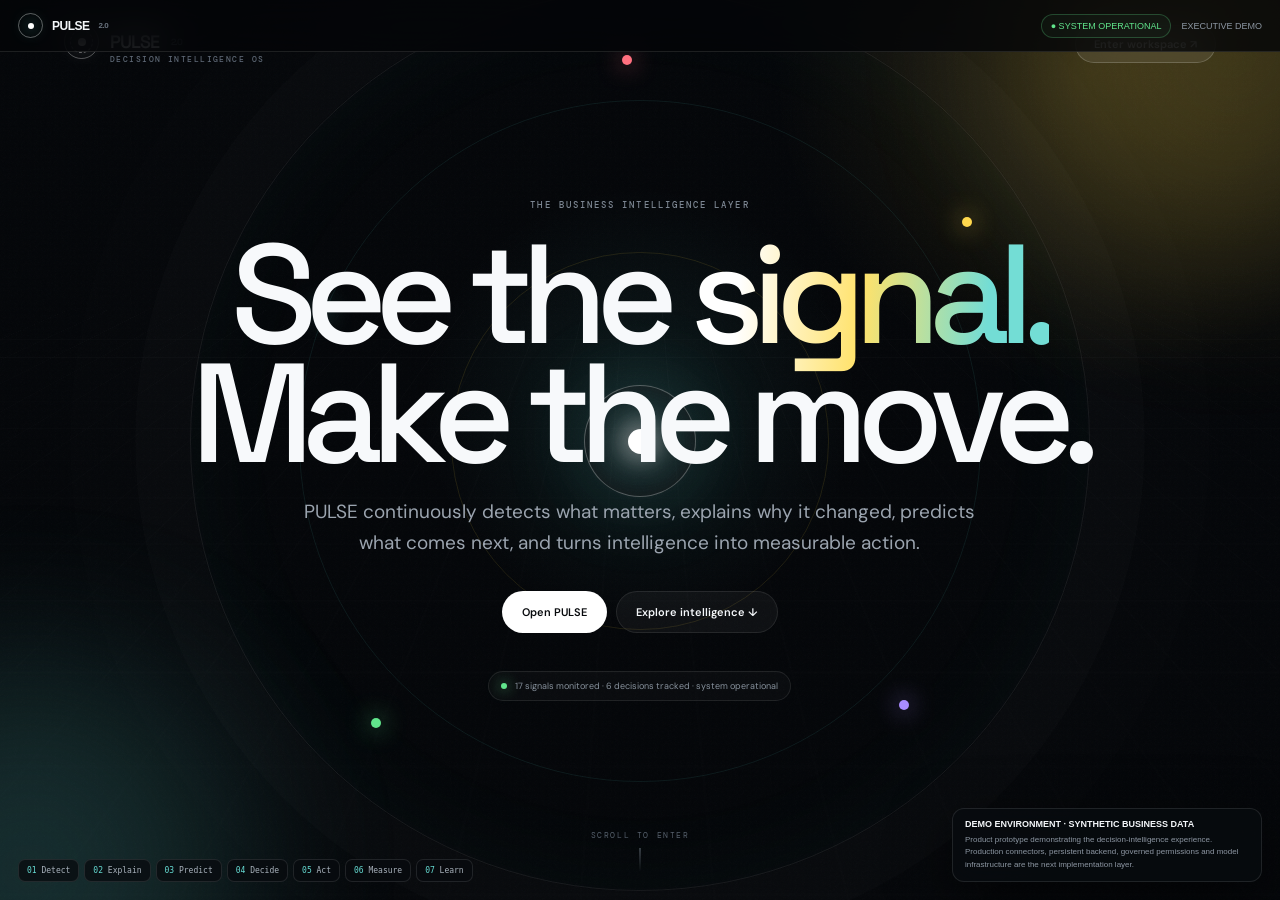
<file: index.html>
<!doctype html>
<html lang="en">
<head>
<meta charset="utf-8"><meta name="viewport" content="width=device-width,initial-scale=1">
<title>PULSE — Decision Intelligence</title>
<meta name="description" content="PULSE — Decision Intelligence operating system. Detect. Explain. Predict. Decide. Act. Measure. Learn.">
<style>
:root{--bg:#040608;--line:rgba(255,255,255,.1);--text:#f4f7fa;--muted:#8d97a3;--cyan:#67ddd5;--gold:#ffd84d;--green:#61e58c}*{box-sizing:border-box}html,body{margin:0;background:var(--bg);color:var(--text);font:12px Arial,sans-serif;height:100%;overflow:hidden}.shell{height:100%;position:relative}.bar{position:fixed;z-index:20;top:0;left:0;right:0;height:52px;display:flex;align-items:center;justify-content:space-between;padding:0 18px;background:rgba(4,6,8,.82);backdrop-filter:blur(18px);border-bottom:1px solid var(--line);pointer-events:none}.brand{display:flex;align-items:center;gap:9px;font-weight:700;letter-spacing:-.04em}.mark{width:25px;height:25px;border:1px solid rgba(255,255,255,.35);border-radius:50%;display:grid;place-items:center}.mark i{width:6px;height:6px;background:#fff;border-radius:50%;box-shadow:0 0 16px var(--cyan)}.right{display:flex;align-items:center;gap:10px;color:var(--muted);font-size:9px}.pill{border:1px solid rgba(97,229,140,.25);color:var(--green);border-radius:999px;padding:6px 9px;background:rgba(97,229,140,.04)}.trust{position:fixed;z-index:21;right:18px;bottom:18px;border:1px solid var(--line);background:rgba(8,11,15,.82);backdrop-filter:blur(16px);border-radius:12px;padding:10px 12px;max-width:310px;box-shadow:0 18px 60px #0008}.trust b{display:block;font-size:9px;margin-bottom:5px}.trust span{display:block;color:var(--muted);font-size:8px;line-height:1.55}.flow{position:fixed;z-index:21;left:18px;bottom:18px;display:flex;gap:5px;flex-wrap:wrap;max-width:55%}.flow span{padding:6px 8px;border:1px solid var(--line);background:rgba(8,11,15,.76);backdrop-filter:blur(12px);border-radius:7px;color:#aab3bd;font:8px monospace}.flow span b{color:var(--cyan);font-weight:500}iframe{position:absolute;inset:0;width:100%;height:100%;border:0;background:#040608}.intro{position:fixed;inset:0;z-index:50;display:grid;place-items:center;background:#040608;animation:intro 2.4s ease forwards;pointer-events:none}.introbox{text-align:center}.intro .dot{width:12px;height:12px;margin:0 auto 16px;border-radius:50%;background:#fff;box-shadow:0 0 30px var(--cyan),0 0 70px var(--cyan);animation:p 1s infinite}.intro h1{font:500 48px/1 Arial;margin:0;letter-spacing:-.07em}.intro p{color:var(--muted);font:9px monospace;letter-spacing:.18em;margin-top:10px}.intro small{display:block;color:#59636e;margin-top:24px;font:8px monospace;letter-spacing:.12em}@keyframes p{50%{transform:scale(1.35)}}@keyframes intro{0%,65%{opacity:1}100%{opacity:0;visibility:hidden}}@media(max-width:700px){.flow{max-width:90%;bottom:12px}.trust{right:12px;bottom:65px}.right span{display:none}}
</style>
</head>
<body>
<div class="shell">
<div class="intro"><div class="introbox"><div class="dot"></div><h1>PULSE</h1><p>DECISION INTELLIGENCE OPERATING SYSTEM</p><small>DETECT · EXPLAIN · PREDICT · DECIDE · ACT · MEASURE · LEARN</small></div></div>
<div class="bar"><div class="brand"><span class="mark"><i></i></span>PULSE <span style="color:#69737e;font-size:8px">2.0</span></div><div class="right"><span class="pill">● SYSTEM OPERATIONAL</span><span>EXECUTIVE DEMO</span></div></div>
<iframe src="/pulse-v2.html" title="PULSE Decision Intelligence workspace"></iframe>
<div class="flow"><span><b>01</b> Detect</span><span><b>02</b> Explain</span><span><b>03</b> Predict</span><span><b>04</b> Decide</span><span><b>05</b> Act</span><span><b>06</b> Measure</span><span><b>07</b> Learn</span></div>
<div class="trust"><b>DEMO ENVIRONMENT · SYNTHETIC BUSINESS DATA</b><span>Product prototype demonstrating the decision-intelligence experience. Production connectors, persistent backend, governed permissions and model infrastructure are the next implementation layer.</span></div>
</div>
</body>
</html>
</file>
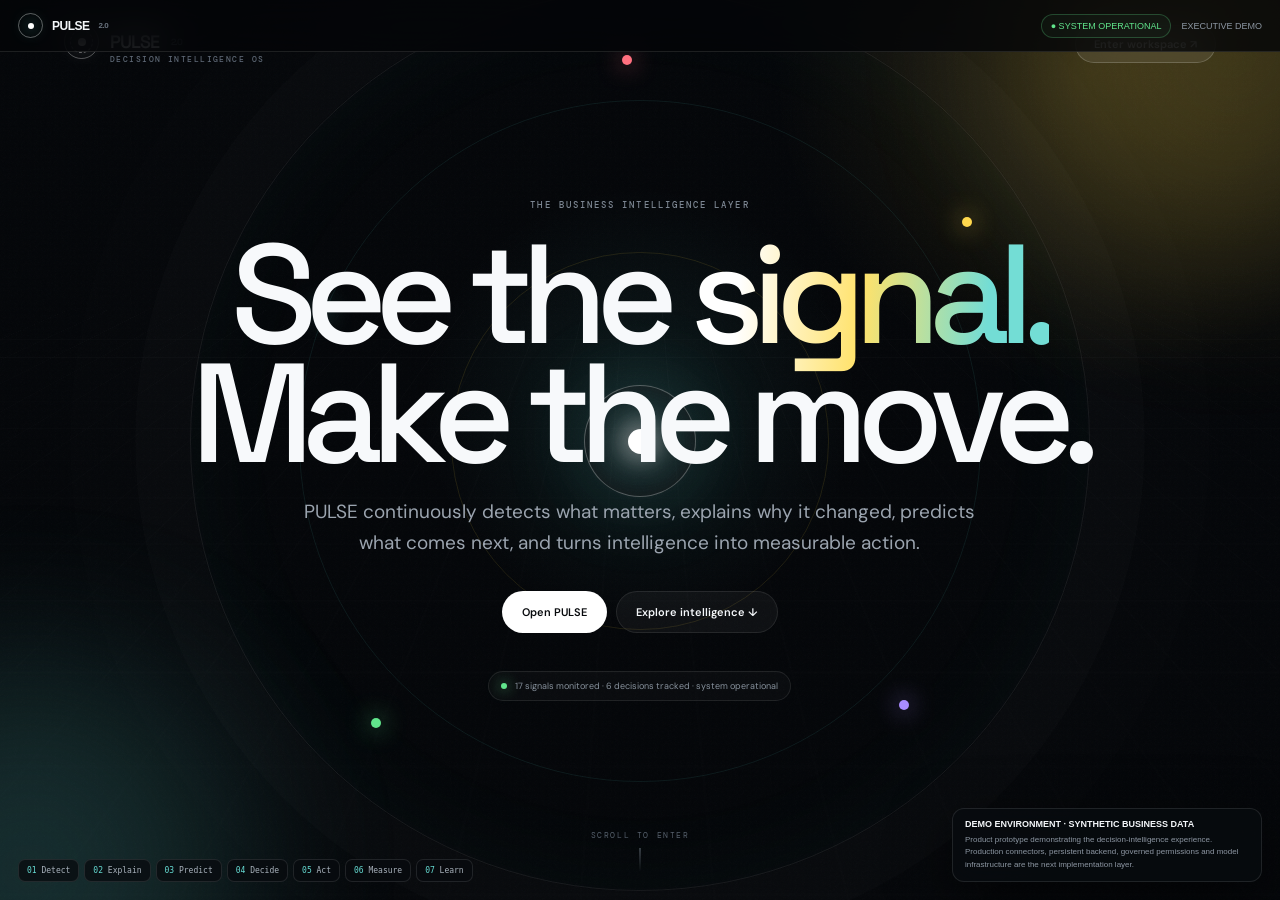
<file: executive.html>
<!doctype html>
<html lang="en">
<head>
<meta charset="utf-8"><meta name="viewport" content="width=device-width,initial-scale=1">
<title>PULSE — Decision Intelligence</title>
<meta name="description" content="PULSE — Decision Intelligence operating system. Detect. Explain. Predict. Decide. Act. Measure. Learn.">
<style>
:root{--bg:#040608;--line:rgba(255,255,255,.1);--text:#f4f7fa;--muted:#8d97a3;--cyan:#67ddd5;--gold:#ffd84d;--green:#61e58c}*{box-sizing:border-box}html,body{margin:0;background:var(--bg);color:var(--text);font:12px Arial,sans-serif;height:100%;overflow:hidden}.shell{height:100%;position:relative}.bar{position:fixed;z-index:20;top:0;left:0;right:0;height:52px;display:flex;align-items:center;justify-content:space-between;padding:0 18px;background:rgba(4,6,8,.82);backdrop-filter:blur(18px);border-bottom:1px solid var(--line);pointer-events:none}.brand{display:flex;align-items:center;gap:9px;font-weight:700;letter-spacing:-.04em}.mark{width:25px;height:25px;border:1px solid rgba(255,255,255,.35);border-radius:50%;display:grid;place-items:center}.mark i{width:6px;height:6px;background:#fff;border-radius:50%;box-shadow:0 0 16px var(--cyan)}.right{display:flex;align-items:center;gap:10px;color:var(--muted);font-size:9px}.pill{border:1px solid rgba(97,229,140,.25);color:var(--green);border-radius:999px;padding:6px 9px;background:rgba(97,229,140,.04)}.trust{position:fixed;z-index:21;right:18px;bottom:18px;border:1px solid var(--line);background:rgba(8,11,15,.82);backdrop-filter:blur(16px);border-radius:12px;padding:10px 12px;max-width:310px;box-shadow:0 18px 60px #0008}.trust b{display:block;font-size:9px;margin-bottom:5px}.trust span{display:block;color:var(--muted);font-size:8px;line-height:1.55}.flow{position:fixed;z-index:21;left:18px;bottom:18px;display:flex;gap:5px;flex-wrap:wrap;max-width:55%}.flow span{padding:6px 8px;border:1px solid var(--line);background:rgba(8,11,15,.76);backdrop-filter:blur(12px);border-radius:7px;color:#aab3bd;font:8px monospace}.flow span b{color:var(--cyan);font-weight:500}iframe{position:absolute;inset:0;width:100%;height:100%;border:0;background:#040608;padding-top:0}.intro{position:fixed;inset:0;z-index:50;display:grid;place-items:center;background:#040608;animation:intro 2.4s ease forwards;pointer-events:none}.introbox{text-align:center}.intro .dot{width:12px;height:12px;margin:0 auto 16px;border-radius:50%;background:#fff;box-shadow:0 0 30px var(--cyan),0 0 70px var(--cyan);animation:p 1s infinite}.intro h1{font:500 48px/1 Arial;margin:0;letter-spacing:-.07em}.intro p{color:var(--muted);font:9px monospace;letter-spacing:.18em;margin-top:10px}.intro small{display:block;color:#59636e;margin-top:24px;font:8px monospace;letter-spacing:.12em}@keyframes p{50%{transform:scale(1.35)}}@keyframes intro{0%,65%{opacity:1}100%{opacity:0;visibility:hidden}}@media(max-width:700px){.flow{max-width:90%;bottom:12px}.trust{right:12px;bottom:65px}.right span{display:none}}
</style>
</head>
<body>
<div class="shell">
<div class="intro"><div class="introbox"><div class="dot"></div><h1>PULSE</h1><p>DECISION INTELLIGENCE OPERATING SYSTEM</p><small>DETECT · EXPLAIN · PREDICT · DECIDE · ACT · MEASURE · LEARN</small></div></div>
<div class="bar"><div class="brand"><span class="mark"><i></i></span>PULSE <span style="color:#69737e;font-size:8px">2.0</span></div><div class="right"><span class="pill">● SYSTEM OPERATIONAL</span><span>EXECUTIVE DEMO</span></div></div>
<iframe src="/pulse-v2.html" title="PULSE Decision Intelligence workspace"></iframe>
<div class="flow"><span><b>01</b> Detect</span><span><b>02</b> Explain</span><span><b>03</b> Predict</span><span><b>04</b> Decide</span><span><b>05</b> Act</span><span><b>06</b> Measure</span><span><b>07</b> Learn</span></div>
<div class="trust"><b>DEMO ENVIRONMENT · SYNTHETIC BUSINESS DATA</b><span>Product prototype demonstrating the decision-intelligence experience. Production connectors, persistent backend, governed permissions and model infrastructure are the next implementation layer.</span></div>
</div>
</body>
</html>
</file>
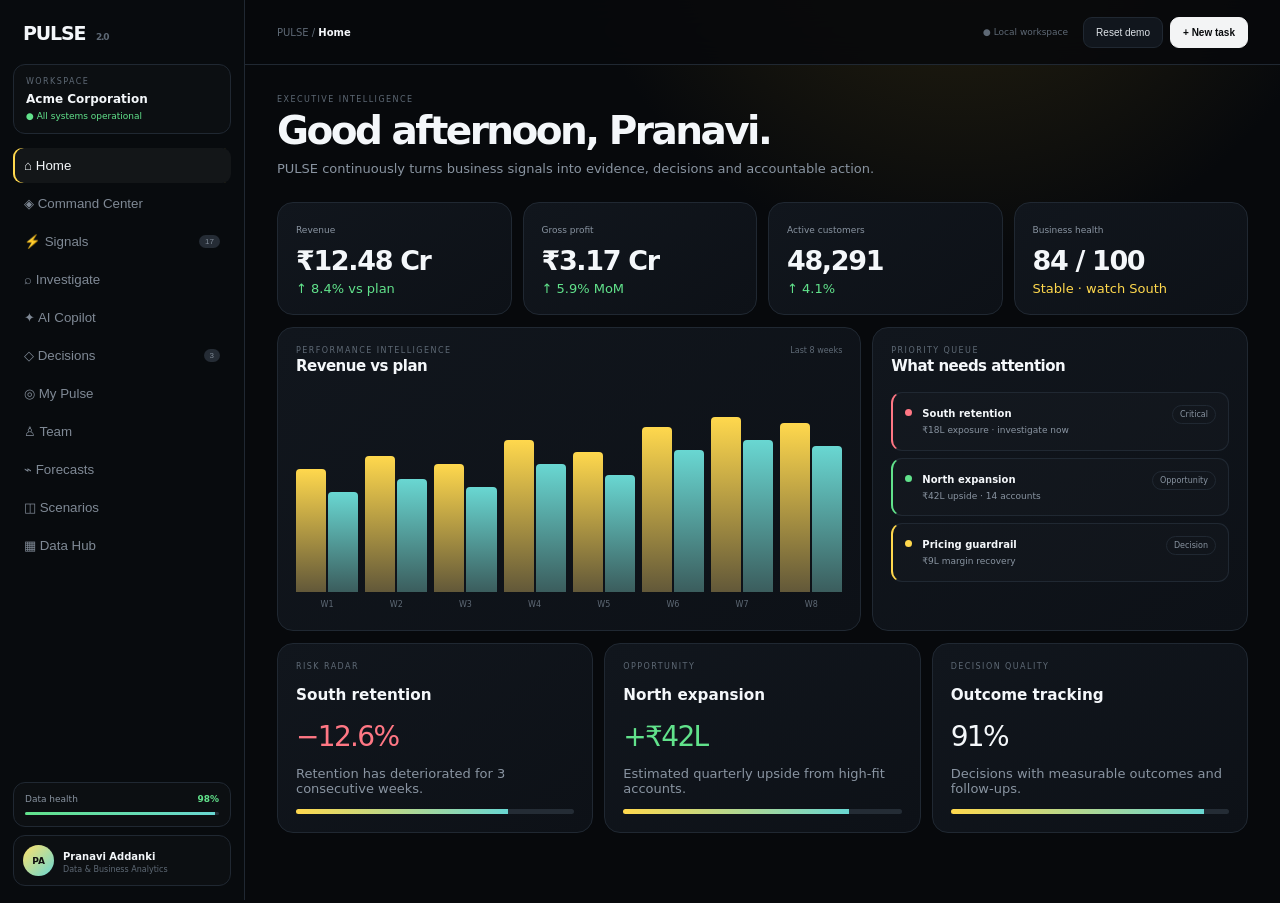
<file: pulse-final.html>
<!doctype html>
<html lang="en">
<head>
<meta charset="utf-8"><meta name="viewport" content="width=device-width,initial-scale=1">
<title>PULSE 2.0 — Decision Intelligence</title>
<meta name="description" content="PULSE — an AI decision intelligence workspace for business teams">
<style>
:root{--bg:#07090c;--panel:#0d1117;--panel2:#11161d;--line:#202832;--text:#f4f7fa;--muted:#8994a1;--dim:#5e6975;--gold:#ffd84d;--cyan:#69d7d2;--green:#61e28b;--red:#ff7784;--purple:#a48cff}*{box-sizing:border-box}body{margin:0;background:radial-gradient(circle at 75% -15%,#2b2510 0,transparent 28%),var(--bg);color:var(--text);font:13px Inter,ui-sans-serif,system-ui,-apple-system,sans-serif}.app{display:flex;min-height:100vh}.side{position:fixed;left:0;top:0;bottom:0;width:245px;background:#090c10ee;border-right:1px solid var(--line);padding:18px 13px;z-index:5}.brand{font-size:19px;font-weight:800;letter-spacing:-.06em;padding:4px 10px 20px}.brand span{color:var(--dim);font-size:9px;margin-left:5px}.workspace,.profile,.health{border:1px solid var(--line);border-radius:12px;background:#ffffff04}.workspace{padding:12px;margin-bottom:14px}.workspace small,.eyebrow{display:block;color:var(--dim);font-size:8px;text-transform:uppercase;letter-spacing:.18em}.workspace b{display:block;margin-top:6px;font-size:12px}.workspace em{display:block;color:var(--green);font-size:9px;font-style:normal;margin-top:5px}.nav{display:grid;gap:3px}.nav button{border:0;background:transparent;color:#7f8995;padding:10px 11px;border-radius:9px;text-align:left;display:flex;gap:10px;align-items:center;cursor:pointer}.nav button:hover,.nav button.active{background:#ffffff0b;color:var(--text)}.nav button.active{box-shadow:inset 2px 0 var(--gold)}.badge{margin-left:auto;background:#252c35;border-radius:99px;padding:2px 6px;font-size:8px}.sideBottom{position:absolute;left:13px;right:13px;bottom:14px}.health{padding:11px;margin-bottom:8px}.health div{display:flex;justify-content:space-between;font-size:9px;color:var(--muted)}.health strong{color:var(--green)}.bar{height:3px;background:#252d36;border-radius:5px;margin-top:8px;overflow:hidden}.bar i{display:block;height:100%;width:98%;background:linear-gradient(90deg,var(--green),var(--cyan))}.profile{padding:9px;display:flex;gap:9px;align-items:center}.avatar{width:31px;height:31px;border-radius:50%;display:grid;place-items:center;background:linear-gradient(135deg,#ffe16c,var(--cyan));color:#111;font-weight:900;font-size:9px}.profile b{font-size:10px}.profile small{display:block;color:var(--dim);font-size:8px;margin-top:2px}.main{margin-left:245px;width:calc(100% - 245px)}header{height:65px;position:sticky;top:0;z-index:4;background:#07090cdd;backdrop-filter:blur(16px);border-bottom:1px solid var(--line);display:flex;align-items:center;justify-content:space-between;padding:0 32px}.crumb{font-size:10px;color:var(--dim)}.crumb b{color:var(--text)}.topActions{display:flex;gap:7px;align-items:center}.sync{font-size:9px;color:var(--dim);margin-right:8px}.btn{border:1px solid var(--line);background:var(--panel2);color:#dfe4e9;border-radius:9px;padding:9px 12px;font-size:10px;cursor:pointer}.btn:hover{border-color:#394451}.primary{background:#f3f4f5;color:#080a0c;border-color:#f3f4f5;font-weight:800}.content{max-width:1500px;margin:auto;padding:30px 32px 70px}.page{display:none}.page.active{display:block}.head{display:flex;justify-content:space-between;align-items:flex-end;gap:18px;margin-bottom:23px}.head h1{font-size:39px;line-height:1;letter-spacing:-.065em;margin:7px 0 9px}.head p{color:var(--muted);max-width:720px;line-height:1.55;margin:0}.actions{display:flex;gap:7px}.grid4{display:grid;grid-template-columns:repeat(4,1fr);gap:11px}.grid3{display:grid;grid-template-columns:repeat(3,1fr);gap:11px}.grid2{display:grid;grid-template-columns:1.4fr .9fr;gap:11px}.card{background:linear-gradient(145deg,var(--panel2),var(--panel));border:1px solid var(--line);border-radius:16px;padding:18px}.metric label{font-size:9px;color:var(--muted)}.metric strong{display:block;font-size:27px;letter-spacing:-.05em;margin:9px 0 5px}.up{color:var(--green)}.down{color:var(--red)}.muted{color:var(--muted)}.tiny{font-size:8px;color:var(--dim)}.cardHead{display:flex;justify-content:space-between;align-items:flex-start;margin-bottom:15px}.cardHead h3{font-size:15px;letter-spacing:-.035em;margin:2px 0}.list{display:grid;gap:7px}.item{border:1px solid var(--line);border-radius:11px;background:#ffffff03;padding:12px;display:flex;gap:10px;align-items:flex-start}.item .dot{width:7px;height:7px;border-radius:50%;margin-top:4px;flex:none}.item strong{font-size:10px}.item p{font-size:9px;color:var(--muted);line-height:1.5;margin:4px 0 0}.item .tag{margin-left:auto;border:1px solid var(--line);border-radius:99px;padding:4px 7px;font-size:8px;color:var(--muted);white-space:nowrap}.signal{border-left:2px solid var(--red)}.signal .dot{background:var(--red)}.opp{border-left:2px solid var(--green)}.opp .dot{background:var(--green)}.dec{border-left:2px solid var(--gold)}.dec .dot{background:var(--gold)}.bars{height:220px;display:flex;align-items:flex-end;gap:7px;padding:8px 0 20px}.barcol{flex:1;height:100%;display:flex;align-items:flex-end;gap:2px;position:relative}.barcol i{flex:1;border-radius:4px 4px 0 0;background:linear-gradient(#ffd84d,#625839)}.barcol i:nth-child(2){background:linear-gradient(#69d7d2,#3b5d5d)}.barcol span{position:absolute;bottom:-17px;left:0;right:0;text-align:center;color:var(--dim);font-size:8px}.score{font-size:28px;letter-spacing:-.06em}.meter{height:5px;background:#242c35;border-radius:9px;overflow:hidden;margin-top:9px}.meter i{display:block;height:100%;background:linear-gradient(90deg,var(--gold),var(--cyan))}.profileGrid{display:grid;grid-template-columns:.8fr 1.2fr;gap:12px}.hero{padding:25px;background:radial-gradient(circle at 85% 0,#69d7d218,transparent 38%),#10161c;border:1px solid var(--line);border-radius:18px}.bigAvatar{width:64px;height:64px;border-radius:50%;display:grid;place-items:center;background:linear-gradient(135deg,#ffe16c,var(--cyan));color:#111;font-size:19px;font-weight:900;margin-bottom:15px}.hero h2{font-size:25px;letter-spacing:-.05em;margin:0}.hero p{font-size:10px;color:var(--muted)}.stats{display:grid;grid-template-columns:repeat(3,1fr);gap:7px;margin-top:22px}.stat{border:1px solid var(--line);background:#ffffff04;padding:10px;border-radius:10px}.stat small{color:var(--dim);font-size:8px}.stat b{display:block;font-size:17px;margin-top:5px}.timeline .event{display:grid;grid-template-columns:70px 12px 1fr;gap:10px;padding:12px 0;border-bottom:1px solid var(--line)}.event time{font-size:8px;color:var(--dim)}.event .line:before{content:'';display:block;width:7px;height:7px;border-radius:50%;background:var(--cyan);margin-top:3px}.event strong{font-size:10px}.event p{font-size:9px;color:var(--muted);margin:4px 0 0}.rows{display:grid;gap:8px}.row{display:flex;justify-content:space-between;gap:12px;padding:12px;border:1px solid var(--line);border-radius:10px}.row strong{font-size:10px}.row small{display:block;color:var(--dim);font-size:8px;margin-top:3px}.status{font-size:8px;border:1px solid var(--line);border-radius:99px;padding:5px 8px;white-space:nowrap}.green{color:var(--green)}.yellow{color:var(--gold)}.red{color:var(--red)}.table{width:100%;border-collapse:collapse}.table th,.table td{font-size:9px;text-align:left;padding:11px;border-bottom:1px solid var(--line)}.table th{color:var(--dim);font-weight:500}.ai{border:1px solid var(--line);border-radius:17px;padding:18px;background:linear-gradient(145deg,#121820,#0c1116)}textarea,input,select{width:100%;background:#0a0e13;border:1px solid var(--line);color:var(--text);border-radius:9px;padding:11px;outline:none}.ai textarea{min-height:95px;resize:vertical}.aiFooter{display:flex;justify-content:space-between;gap:10px;align-items:center;margin-top:9px}.chips{display:flex;gap:5px;flex-wrap:wrap}.chip{font-size:8px;color:var(--muted);border:1px solid var(--line);border-radius:99px;padding:6px 8px;cursor:pointer}.answer{display:none;margin-top:12px;padding:13px;border-left:2px solid var(--cyan);background:#69d7d208;color:#cdd4da;font-size:10px;line-height:1.65}.modal{display:none;position:fixed;inset:0;background:#020407c7;backdrop-filter:blur(12px);z-index:20;place-items:center;padding:18px}.modal.open{display:grid}.modalBox{width:min(600px,100%);background:#10151b;border:1px solid var(--line);border-radius:17px;padding:20px}.modalHead{display:flex;justify-content:space-between;align-items:flex-start}.modal h2{margin:2px 0;font-size:21px;letter-spacing:-.04em}.close{border:1px solid var(--line);background:transparent;color:var(--muted);border-radius:8px;width:32px;height:32px;cursor:pointer}.field{display:grid;gap:6px;margin:13px 0}.field label{font-size:9px;color:var(--muted)}.toast{position:fixed;right:20px;bottom:20px;background:#f4f5f6;color:#080a0c;padding:11px 14px;border-radius:10px;font-size:10px;opacity:0;transform:translateY(12px);transition:.2s;z-index:30}.toast.show{opacity:1;transform:none}@media(max-width:950px){.side{position:relative;width:0;padding:0;overflow:hidden}.main{margin-left:0;width:100%}.grid4{grid-template-columns:repeat(2,1fr)}.grid2,.grid3,.profileGrid{grid-template-columns:1fr}.content{padding:24px 17px 60px}header{padding:0 17px}.head{align-items:flex-start;flex-direction:column}.head h1{font-size:32px}}
</style>
</head>
<body>
<div class="app">
<aside class="side"><div class="brand">PULSE <span>2.0</span></div><div class="workspace"><small>Workspace</small><b>Acme Corporation</b><em>● All systems operational</em></div><nav class="nav">
<button class="active" data-page="home">⌂ Home</button><button data-page="command">◈ Command Center</button><button data-page="signals">⚡ Signals <span class="badge" id="signalBadge">17</span></button><button data-page="investigate">⌕ Investigate</button><button data-page="ai">✦ AI Copilot</button><button data-page="decisions">◇ Decisions <span class="badge" id="decisionBadge">3</span></button><button data-page="mypulse">◎ My Pulse</button><button data-page="team">♙ Team</button><button data-page="forecast">⌁ Forecasts</button><button data-page="scenarios">◫ Scenarios</button><button data-page="data">▦ Data Hub</button>
</nav><div class="sideBottom"><div class="health"><div><span>Data health</span><strong>98%</strong></div><div class="bar"><i></i></div></div><div class="profile"><div class="avatar">PA</div><div><b>Pranavi Addanki</b><small>Data & Business Analytics</small></div></div></div></aside>
<main class="main"><header><div class="crumb">PULSE / <b id="crumb">Home</b></div><div class="topActions"><span class="sync">● Local workspace</span><button class="btn" id="resetBtn">Reset demo</button><button class="btn primary" id="globalTask">+ New task</button></div></header>
<section class="content">
<div class="page active" id="home"><div class="head"><div><span class="eyebrow">Executive intelligence</span><h1>Good afternoon, Pranavi.</h1><p>PULSE continuously turns business signals into evidence, decisions and accountable action.</p></div></div><div class="grid4"><div class="card metric"><label>Revenue</label><strong id="rev">₹12.48 Cr</strong><span class="up">↑ 8.4% vs plan</span></div><div class="card metric"><label>Gross profit</label><strong>₹3.17 Cr</strong><span class="up">↑ 5.9% MoM</span></div><div class="card metric"><label>Active customers</label><strong>48,291</strong><span class="up">↑ 4.1%</span></div><div class="card metric"><label>Business health</label><strong>84 / 100</strong><span class="yellow">Stable · watch South</span></div></div><div style="height:12px"></div><div class="grid2"><div class="card"><div class="cardHead"><div><span class="eyebrow">Performance intelligence</span><h3>Revenue vs plan</h3></div><span class="tiny">Last 8 weeks</span></div><div class="bars" id="bars"></div></div><div class="card"><div class="cardHead"><div><span class="eyebrow">Priority queue</span><h3>What needs attention</h3></div></div><div class="list" id="priority"></div></div></div><div style="height:12px"></div><div class="grid3"><div class="card"><span class="eyebrow">Risk radar</span><h3>South retention</h3><div class="score red" style="margin-top:16px">−12.6%</div><p class="muted">Retention has deteriorated for 3 consecutive weeks.</p><div class="meter"><i style="width:76%"></i></div></div><div class="card"><span class="eyebrow">Opportunity</span><h3>North expansion</h3><div class="score green" style="margin-top:16px">+₹42L</div><p class="muted">Estimated quarterly upside from high-fit accounts.</p><div class="meter"><i style="width:81%"></i></div></div><div class="card"><span class="eyebrow">Decision quality</span><h3>Outcome tracking</h3><div class="score" style="margin-top:16px">91%</div><p class="muted">Decisions with measurable outcomes and follow-ups.</p><div class="meter"><i style="width:91%"></i></div></div></div></div>
<div class="page" id="mypulse"><div class="head"><div><span class="eyebrow">Personal operating center</span><h1>My Pulse</h1><p>Your tasks, decisions, investigations and work history in one place.</p></div><div class="actions"><button class="btn" id="briefBtn">Generate briefing</button><button class="btn primary" id="myTaskBtn">+ Add task</button></div></div><div class="profileGrid"><div class="hero"><div class="bigAvatar">PA</div><h2>Pranavi Addanki</h2><p>Data & Business Analytics · Analyst</p><div class="stats"><div class="stat"><small>Open tasks</small><b id="openTasks">3</b></div><div class="stat"><small>Decisions</small><b id="myDecisions">2</b></div><div class="stat"><small>Focus score</small><b>87%</b></div></div></div><div class="card"><div class="cardHead"><div><span class="eyebrow">Activity</span><h3>Recent work</h3></div></div><div class="timeline" id="timeline"></div></div></div><div style="height:12px"></div><div class="grid2"><div class="card"><div class="cardHead"><div><span class="eyebrow">My tasks</span><h3>Work queue</h3></div><button class="btn" id="taskBtn">+ Task</button></div><div class="rows" id="taskList"></div></div><div class="ai"><span class="eyebrow">AI briefing</span><h3>Ask about your work</h3><p class="muted">PULSE uses your local workspace activity to answer questions and prioritize work.</p><div class="chips"><span class="chip ask">What am I behind on?</span><span class="chip ask">What needs my decision?</span><span class="chip ask">Summarize today</span></div><div class="answer" id="briefAnswer"></div></div></div></div>
<div class="page" id="command"><div class="head"><div><span class="eyebrow">Command center</span><h1>Business command</h1><p>One operating view across revenue, customers, operations and decisions.</p></div></div><div class="grid4"><div class="card metric"><label>Revenue exposure</label><strong>₹38L</strong><span class="down">3 active risks</span></div><div class="card metric"><label>Opportunities</label><strong>11</strong><span class="up">₹1.24 Cr upside</span></div><div class="card metric"><label>Decisions due</label><strong id="decisionMetric">3</strong><span class="yellow">Next 7 days</span></div><div class="card metric"><label>Data freshness</label><strong>2m</strong><span class="up">Healthy</span></div></div><div style="height:12px"></div><div class="grid2"><div class="card"><div class="cardHead"><div><span class="eyebrow">Operating signals</span><h3>Highest-impact changes</h3></div></div><div class="list"><div class="item signal"><span class="dot"></span><div><strong>South retention deterioration</strong><p>Customer retention fell 12.6%; estimated exposure ₹18L.</p></div><span class="tag">Critical</span></div><div class="item opp"><span class="dot"></span><div><strong>North enterprise expansion</strong><p>14 high-fit accounts show expansion intent.</p></div><span class="tag">Opportunity</span></div><div class="item dec"><span class="dot"></span><div><strong>Pricing review required</strong><p>Discounting is 3.2pp above target in Enterprise.</p></div><span class="tag">Decision</span></div></div></div><div class="card"><span class="eyebrow">Health score</span><div class="score" style="margin-top:18px">84 <span class="tiny">/ 100</span></div><p class="muted">Stable overall. Customer retention is the leading negative contributor.</p><div class="meter"><i style="width:84%"></i></div></div></div></div>
<div class="page" id="signals"><div class="head"><div><span class="eyebrow">Detection engine</span><h1>Signals</h1><p>Prioritized business anomalies with impact, confidence and recommended next action.</p></div></div><div class="grid3"><div class="card"><span class="eyebrow">Critical</span><div class="score red">3</div><p class="muted">Require intervention</p></div><div class="card"><span class="eyebrow">Watch</span><div class="score yellow">8</div><p class="muted">Monitor this week</p></div><div class="card"><span class="eyebrow">Opportunities</span><div class="score green">6</div><p class="muted">Potential upside</p></div></div><div style="height:12px"></div><div class="card"><div class="list"><div class="item signal"><span class="dot"></span><div><strong>South retention deterioration</strong><p>Impact ₹18L · confidence 94% · 48,291 customer records · last 3 weeks</p></div><button class="btn investigateBtn">Investigate</button></div><div class="item signal"><span class="dot"></span><div><strong>Enterprise discount leakage</strong><p>Margin impact ₹9L · confidence 88% · 126 deals · current month</p></div><button class="btn investigateBtn">Investigate</button></div><div class="item opp"><span class="dot"></span><div><strong>North expansion cluster</strong><p>Upside ₹42L · confidence 81% · 14 accounts · next quarter</p></div><button class="btn investigateBtn">Investigate</button></div></div></div></div>
<div class="page" id="investigate"><div class="head"><div><span class="eyebrow">Evidence workspace</span><h1>Investigate</h1><p>Move from anomaly to root cause using a transparent evidence trail.</p></div></div><div class="grid2"><div class="card"><span class="eyebrow">Root cause explorer</span><h3>Why is South retention falling?</h3><div class="rows" style="margin-top:14px"><div class="row"><div><strong>Support response time</strong><small>+31% vs baseline · strongest contributor</small></div><span class="status red">High</span></div><div class="row"><div><strong>Renewal discount changes</strong><small>−8% renewal conversion in affected cohort</small></div><span class="status yellow">Medium</span></div><div class="row"><div><strong>Product usage decline</strong><small>−6.4% weekly active usage</small></div><span class="status yellow">Medium</span></div></div></div><div class="card"><span class="eyebrow">Evidence</span><h3>Traceable inputs</h3><div class="rows" style="margin-top:14px"><div class="row"><div><strong>CRM customer data</strong><small>48,291 records · refreshed 2m ago</small></div><span class="status green">Verified</span></div><div class="row"><div><strong>Support events</strong><small>18,204 tickets · refreshed 5m ago</small></div><span class="status green">Verified</span></div><div class="row"><div><strong>Product analytics</strong><small>6.2M events · refreshed 4m ago</small></div><span class="status green">Verified</span></div></div></div></div></div>
<div class="page" id="ai"><div class="head"><div><span class="eyebrow">Decision intelligence</span><h1>PULSE Copilot</h1><p>Ask business questions. PULSE responds with the available workspace evidence and clearly separates facts from recommendations.</p></div></div><div class="ai"><div class="aiBox"><textarea id="aiInput" placeholder="Ask: Why is revenue below plan? What should I prioritize today? Which risks need attention?"></textarea><div class="aiFooter"><div class="chips"><span class="chip aiq">Explain the biggest risk</span><span class="chip aiq">What should I do today?</span><span class="chip aiq">Summarize business health</span></div><button class="btn primary" id="askBtn">Ask PULSE</button></div></div><div class="answer" id="aiAnswer"></div></div></div>
<div class="page" id="decisions"><div class="head"><div><span class="eyebrow">Decision center</span><h1>Decisions</h1><p>Record the choice, reasoning, owner and expected outcome so decisions become measurable assets.</p></div><button class="btn primary" id="decisionBtn">+ New decision</button></div><div class="card"><table class="table"><thead><tr><th>Decision</th><th>Owner</th><th>Expected impact</th><th>Review</th><th>Status</th></tr></thead><tbody id="decisionList"></tbody></table></div></div>
<div class="page" id="team"><div class="head"><div><span class="eyebrow">People & accountability</span><h1>Team</h1><p>See workload, ownership and decision accountability across the workspace.</p></div></div><div class="grid3"><div class="card"><span class="eyebrow">Pranavi Addanki</span><h3>Data & Business Analytics</h3><p class="muted">7 active work items · 87% focus</p><div class="meter"><i style="width:87%"></i></div></div><div class="card"><span class="eyebrow">Arjun Mehta</span><h3>Revenue Operations</h3><p class="muted">5 active work items · 92% focus</p><div class="meter"><i style="width:92%"></i></div></div><div class="card"><span class="eyebrow">Sara Khan</span><h3>Customer Success</h3><p class="muted">8 active work items · 79% focus</p><div class="meter"><i style="width:79%"></i></div></div></div></div>
<div class="page" id="forecast"><div class="head"><div><span class="eyebrow">Planning</span><h1>Forecasts</h1><p>Use ranges and assumptions instead of false precision.</p></div></div><div class="grid3"><div class="card"><span class="eyebrow">P10 downside</span><div class="score red">₹11.4 Cr</div><p class="muted">Retention risk persists</p></div><div class="card"><span class="eyebrow">P50 base</span><div class="score">₹12.9 Cr</div><p class="muted">Current trajectory</p></div><div class="card"><span class="eyebrow">P90 upside</span><div class="score green">₹14.1 Cr</div><p class="muted">North expansion realized</p></div></div></div>
<div class="page" id="scenarios"><div class="head"><div><span class="eyebrow">Strategy lab</span><h1>Scenarios</h1><p>Compare possible actions before committing resources.</p></div></div><div class="grid3"><div class="card"><span class="eyebrow">Scenario A</span><h3>Protect retention</h3><p class="muted">Increase support capacity and renewal outreach.</p><div class="score green">+₹18L</div><small class="tiny">Expected quarterly impact</small></div><div class="card"><span class="eyebrow">Scenario B</span><h3>Push expansion</h3><p class="muted">Prioritize 14 high-fit North accounts.</p><div class="score green">+₹42L</div><small class="tiny">Expected quarterly upside</small></div><div class="card"><span class="eyebrow">Scenario C</span><h3>Pricing correction</h3><p class="muted">Reduce uncontrolled enterprise discounting.</p><div class="score green">+₹9L</div><small class="tiny">Margin recovery</small></div></div></div>
<div class="page" id="data"><div class="head"><div><span class="eyebrow">Data hub</span><h1>Bring your data</h1><p>Upload CSV files to create a local dataset for exploration. Your browser keeps the demo data on this device.</p></div></div><div class="grid2"><div class="card"><span class="eyebrow">CSV upload</span><h3>Import a dataset</h3><p class="muted">PULSE reads the header and row count, then stores the file metadata locally.</p><input id="csv" type="file" accept=".csv,text/csv" style="margin-top:12px"><div id="uploadResult" class="answer" style="display:block;margin-top:12px">No dataset uploaded yet.</div></div><div class="card"><span class="eyebrow">Workspace storage</span><h3>Local-first MVP</h3><div class="rows" style="margin-top:14px"><div class="row"><div><strong>Tasks & decisions</strong><small>Saved automatically</small></div><span class="status green">Ready</span></div><div class="row"><div><strong>Imported dataset</strong><small id="datasetStatus">None</small></div><span class="status yellow">Browser</span></div><div class="row"><div><strong>AI evidence layer</strong><small>Uses verified workspace facts</small></div><span class="status green">Ready</span></div></div></div></div></div>
</section></main></div>
<div class="modal" id="modal"><div class="modalBox"><div class="modalHead"><div><span class="eyebrow" id="modalEyebrow">Work item</span><h2 id="modalTitle">New task</h2></div><button class="close" id="closeModal">×</button></div><div class="field"><label>Title</label><input id="formTitle" placeholder="e.g. Review South retention cohort"></div><div class="field"><label>Details</label><textarea id="formDetails" placeholder="Context, expected outcome, notes..."></textarea></div><div class="field" id="impactField"><label>Impact / expected outcome</label><input id="formImpact" placeholder="e.g. Reduce churn by 5%"></div><div class="actions"><button class="btn" id="cancelModal">Cancel</button><button class="btn primary" id="saveModal">Save</button></div></div></div><div class="toast" id="toast"></div>
<script>
const $=s=>document.querySelector(s), $$=s=>[...document.querySelectorAll(s)];
const state=JSON.parse(localStorage.getItem('pulse2_state')||'null')||{tasks:[{title:'Review South retention cohort',details:'Validate the leading churn drivers.',status:'In progress'},{title:'Prepare weekly KPI brief',details:'Share revenue, margin and risk summary.',status:'Open'},{title:'Validate North expansion list',details:'Check account fit before outreach.',status:'Open'}],decisions:[{title:'Investigate South retention decline',owner:'Pranavi',impact:'Protect ₹18L',review:'Sep 12',status:'Open'},{title:'North expansion outreach',owner:'Pranavi',impact:'+₹42L upside',review:'Sep 15',status:'Open'},{title:'Enterprise discount guardrail',owner:'Revenue Ops',impact:'+₹9L margin',review:'Sep 20',status:'Pending'}],activity:[['2m ago','Reviewed retention signal','South cohort investigation opened.'],['38m ago','Created decision','North expansion outreach added.'],['1h ago','Completed analysis','Weekly KPI variance reviewed.']]};
function persist(){localStorage.setItem('pulse2_state',JSON.stringify(state));render();}
function toast(t){let x=$('#toast');x.textContent=t;x.classList.add('show');setTimeout(()=>x.classList.remove('show'),1800)}
const names={home:'Home',command:'Command Center',signals:'Signals',investigate:'Investigate',ai:'AI Copilot',decisions:'Decisions',mypulse:'My Pulse',team:'Team',forecast:'Forecasts',scenarios:'Scenarios',data:'Data Hub'};
function go(page){$$('.page').forEach(x=>x.classList.toggle('active',x.id===page));$$('.nav button').forEach(x=>x.classList.toggle('active',x.dataset.page===page));$('#crumb').textContent=names[page]||page;history.replaceState(null,'','#'+page);window.scrollTo(0,0)}
$$('.nav button').forEach(b=>b.onclick=()=>go(b.dataset.page));
function render(){
 $('#openTasks').textContent=state.tasks.filter(t=>t.status!=='Done').length;$('#myDecisions').textContent=state.decisions.filter(d=>d.owner==='Pranavi').length;$('#decisionBadge').textContent=state.decisions.filter(d=>d.status!=='Closed').length;$('#decisionMetric').textContent=state.decisions.filter(d=>d.status!=='Closed').length;
 $('#taskList').innerHTML=state.tasks.map((t,i)=>`<div class="row"><div><strong>${esc(t.title)}</strong><small>${esc(t.details||'')}</small></div><button class="status ${t.status==='Done'?'green':'yellow'}" data-done="${i}">${t.status}</button></div>`).join('');
 $('#decisionList').innerHTML=state.decisions.map(d=>`<tr><td><b>${esc(d.title)}</b></td><td>${esc(d.owner)}</td><td>${esc(d.impact)}</td><td>${esc(d.review)}</td><td><span class="status yellow">${esc(d.status)}</span></td></tr>`).join('');
 $('#timeline').innerHTML=state.activity.slice(0,6).map(e=>`<div class="event"><time>${esc(e[0])}</time><div class="line"></div><div><strong>${esc(e[1])}</strong><p>${esc(e[2])}</p></div></div>`).join('');
 $$('[data-done]').forEach(b=>b.onclick=()=>{let i=+b.dataset.done;state.tasks[i].status=state.tasks[i].status==='Done'?'Open':'Done';state.activity.unshift(['now','Updated task',state.tasks[i].title]);persist();toast('Task updated')});
}
function esc(s){return String(s||'').replace(/[&<>"']/g,c=>({'&':'&amp;','<':'&lt;','>':'&gt;','"':'&quot;',"'":'&#39;'}[c]))}
const bars=[64,71,67,79,73,86,91,88];$('#bars').innerHTML=bars.map((v,i)=>`<div class="barcol"><i style="height:${v}%"></i><i style="height:${Math.max(35,v-12)}%"></i><span>W${i+1}</span></div>`).join('');
$('#priority').innerHTML=`<div class="item signal"><span class="dot"></span><div><strong>South retention</strong><p>₹18L exposure · investigate now</p></div><span class="tag">Critical</span></div><div class="item opp"><span class="dot"></span><div><strong>North expansion</strong><p>₹42L upside · 14 accounts</p></div><span class="tag">Opportunity</span></div><div class="item dec"><span class="dot"></span><div><strong>Pricing guardrail</strong><p>₹9L margin recovery</p></div><span class="tag">Decision</span></div>`;
let modalMode='task';function openModal(mode){modalMode=mode;$('#modal').classList.add('open');$('#modalTitle').textContent=mode==='task'?'New task':'New decision';$('#modalEyebrow').textContent=mode==='task'?'Work item':'Decision record';$('#impactField').style.display=mode==='task'?'none':'grid';$('#formTitle').value='';$('#formDetails').value='';$('#formImpact').value='';$('#formTitle').focus()}
function closeModal(){$('#modal').classList.remove('open')}
$('#globalTask').onclick=()=>openModal('task');$('#myTaskBtn').onclick=()=>openModal('task');$('#taskBtn').onclick=()=>openModal('task');$('#decisionBtn').onclick=()=>openModal('decision');$('#closeModal').onclick=closeModal;$('#cancelModal').onclick=closeModal;
$('#saveModal').onclick=()=>{let title=$('#formTitle').value.trim();if(!title)return toast('Add a title first');let details=$('#formDetails').value.trim();if(modalMode==='task'){state.tasks.unshift({title,details,status:'Open'});state.activity.unshift(['now','Created task',title]);toast('Task created')}else{state.decisions.unshift({title,owner:'Pranavi',impact:$('#formImpact').value.trim()||'To be measured',review:'Set later',status:'Open'});state.activity.unshift(['now','Created decision',title]);toast('Decision recorded')}persist();closeModal()};
function answerFor(q){q=q.toLowerCase();if(q.includes('behind')||q.includes('priorit'))return'<b>Priority:</b> address the South retention signal first. It carries the highest current exposure (₹18L). Then validate the North expansion cohort and finish the KPI brief.';if(q.includes('decision'))return'<b>Decisions needing you:</b> South retention investigation and North expansion outreach are currently assigned to you. Both have open follow-up work.';if(q.includes('health'))return'<b>Business health:</b> 84/100. Revenue is 8.4% above plan, while South retention is the leading negative contributor. Data health is 98%.';return'<b>PULSE assessment:</b> Revenue is healthy overall, but customer retention is the highest-impact risk. Recommended sequence: investigate South → assign an owner/action → review North expansion → monitor the outcome.'}
function ask(input,output){let q=input.value.trim();if(!q)return;output.style.display='block';output.innerHTML=answerFor(q);state.activity.unshift(['now','Asked PULSE Copilot',q]);persist()}
$$('.ask').forEach(c=>c.onclick=()=>{$('#briefAnswer').style.display='block';$('#briefAnswer').innerHTML=answerFor(c.textContent);});$$('.aiq').forEach(c=>c.onclick=()=>{$('#aiInput').value=c.textContent});$('#askBtn').onclick=()=>ask($('#aiInput'),$('#aiAnswer'));$('#briefBtn').onclick=()=>{$('#briefAnswer').style.display='block';$('#briefAnswer').innerHTML='<b>Daily briefing:</b> You have '+state.tasks.filter(t=>t.status!=='Done').length+' open tasks and '+state.decisions.filter(d=>d.owner==='Pranavi'&&d.status!=='Closed').length+' active decisions. The highest-impact business issue is South retention. Focus your next work block there.'};
$$('.investigateBtn').forEach(b=>b.onclick=()=>go('investigate'));
$('#csv').onchange=e=>{let f=e.target.files[0];if(!f)return;let r=new FileReader();r.onload=()=>{let lines=String(r.result).split(/\r?\n/).filter(Boolean);let cols=(lines[0]||'').split(',').length;$('#uploadResult').textContent=`Imported ${f.name}: ${Math.max(0,lines.length-1).toLocaleString()} rows × ${cols} columns. Stored locally for this workspace.`;$('#datasetStatus').textContent=`${f.name} · ${Math.max(0,lines.length-1).toLocaleString()} rows`;localStorage.setItem('pulse2_dataset',JSON.stringify({name:f.name,rows:Math.max(0,lines.length-1),columns:cols}));toast('Dataset imported')};r.readAsText(f)};
$('#resetBtn').onclick=()=>{if(confirm('Reset local PULSE demo data?')){localStorage.removeItem('pulse2_state');location.reload()}};
let ds=JSON.parse(localStorage.getItem('pulse2_dataset')||'null');if(ds)$('#datasetStatus').textContent=`${ds.name} · ${ds.rows.toLocaleString()} rows`;
let initial=location.hash.slice(1);if(names[initial])go(initial);render();
</script></body></html>
</file>
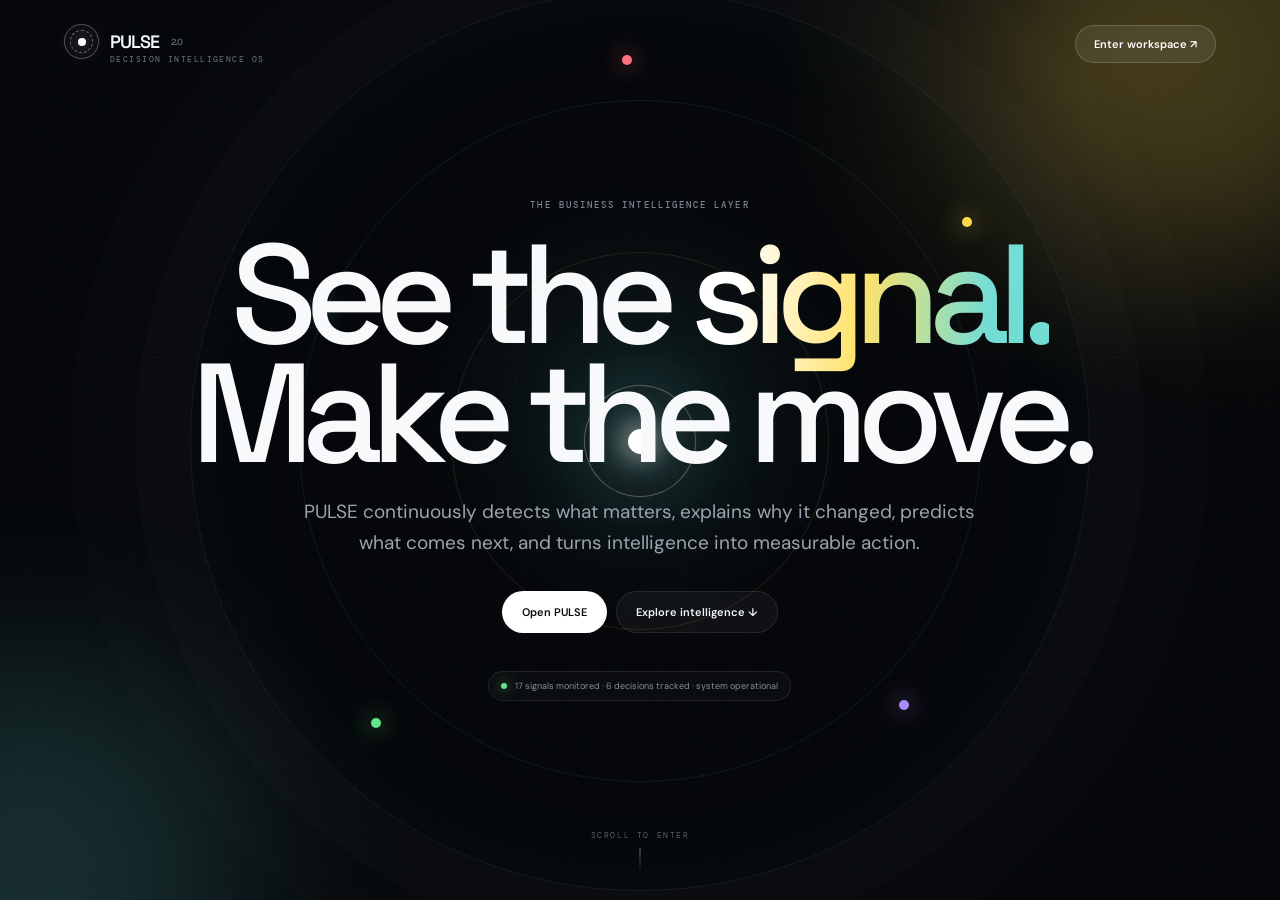
<file: pulse-v2.html>
<!doctype html>
<html lang="en">
<head>
<meta charset="utf-8"><meta name="viewport" content="width=device-width,initial-scale=1">
<title>PULSE 2.0 — Decision Intelligence</title>
<meta name="description" content="PULSE — AI decision intelligence operating system.">
<link rel="preconnect" href="https://fonts.googleapis.com"><link rel="preconnect" href="https://fonts.gstatic.com" crossorigin>
<link href="https://fonts.googleapis.com/css2?family=DM+Mono:wght@400;500&family=DM+Sans:wght@400;500;600;700&family=Space+Grotesk:wght@400;500;600;700&display=swap" rel="stylesheet">
<style>
:root{--bg:#05070a;--panel:#0b0f14;--panel2:#10161d;--panel3:#151d26;--line:rgba(255,255,255,.09);--text:#f4f7fa;--muted:#8c96a3;--dim:#5e6875;--gold:#ffd84d;--cyan:#67ddd5;--green:#61e58c;--red:#ff7180;--purple:#a98cff;--shadow:0 30px 100px rgba(0,0,0,.5)}*{box-sizing:border-box}html{scroll-behavior:smooth}body{margin:0;background:var(--bg);color:var(--text);font:13px 'DM Sans',sans-serif;overflow-x:hidden}button,input,textarea,select{font:inherit}button{cursor:pointer;color:inherit}.mono{font-family:'DM Mono',monospace}.hidden{display:none!important}
/* CINEMATIC OPENING */
.landing{min-height:100svh;position:relative;overflow:hidden;background:radial-gradient(circle at 50% 45%,rgba(103,221,213,.09),transparent 27%),radial-gradient(circle at 85% 8%,rgba(255,216,77,.12),transparent 23%),#05070a}.grid{position:absolute;inset:-20%;background-image:linear-gradient(rgba(255,255,255,.035) 1px,transparent 1px),linear-gradient(90deg,rgba(255,255,255,.035) 1px,transparent 1px);background-size:62px 62px;transform:perspective(620px) rotateX(58deg) translateY(17%);opacity:.48;mask-image:linear-gradient(#000,transparent 75%)}.noise{position:absolute;inset:0;opacity:.03;background-image:url("data:image/svg+xml,%3Csvg xmlns='http://www.w3.org/2000/svg' width='160' height='160'%3E%3Cfilter id='n'%3E%3CfeTurbulence baseFrequency='.85' numOctaves='3'/%3E%3C/filter%3E%3Crect width='100%25' height='100%25' filter='url(%23n)'/%3E%3C/svg%3E")}.aurora{position:absolute;width:420px;height:420px;border-radius:50%;filter:blur(90px);opacity:.18;pointer-events:none}.a1{background:var(--gold);right:-160px;top:-160px;animation:drift 11s infinite}.a2{background:var(--cyan);left:-180px;bottom:-180px;animation:drift 14s infinite reverse}.orbital{position:absolute;left:50%;top:49%;width:min(82vw,900px);aspect-ratio:1;transform:translate(-50%,-50%);border:1px solid rgba(255,255,255,.08);border-radius:50%;box-shadow:0 0 0 55px rgba(255,255,255,.012),0 0 0 120px rgba(255,255,255,.008),inset 0 0 110px rgba(103,221,213,.04);animation:float 8s ease-in-out infinite}.orbital:before,.orbital:after{content:'';position:absolute;border:1px solid rgba(103,221,213,.09);border-radius:50%;inset:12%;animation:spin 23s linear infinite}.orbital:after{inset:29%;border-color:rgba(255,216,77,.11);animation-direction:reverse;animation-duration:16s}.core{position:absolute;left:50%;top:50%;width:112px;height:112px;transform:translate(-50%,-50%);border:1px solid rgba(255,255,255,.3);border-radius:50%;display:grid;place-items:center;background:radial-gradient(circle,rgba(255,255,255,.17),rgba(103,221,213,.06) 40%,transparent 72%);box-shadow:0 0 90px rgba(103,221,213,.18),inset 0 0 38px rgba(255,255,255,.07)}.core:before{content:'';width:25px;height:25px;border-radius:50%;background:#fff;box-shadow:0 0 35px #fff,0 0 85px rgba(103,221,213,.9);animation:corepulse 2.4s infinite}.node{position:absolute;width:10px;height:10px;border-radius:50%;background:var(--cyan);box-shadow:0 0 24px var(--cyan);animation:pulse 2s infinite}.n1{left:14%;top:35%}.n2{right:13%;top:25%;background:var(--gold);box-shadow:0 0 24px var(--gold);animation-delay:.5s}.n3{right:20%;bottom:20%;background:var(--purple);box-shadow:0 0 24px var(--purple);animation-delay:1s}.n4{left:20%;bottom:18%;background:var(--green);box-shadow:0 0 24px var(--green);animation-delay:1.4s}.n5{left:48%;top:7%;background:var(--red);box-shadow:0 0 24px var(--red);animation-delay:.8s}.landing-nav{position:absolute;z-index:5;left:0;right:0;top:0;padding:24px clamp(20px,5vw,70px);display:flex;justify-content:space-between;align-items:center}.brand{display:flex;align-items:center;gap:11px;font:600 18px 'Space Grotesk';letter-spacing:-.05em}.brandmark{width:35px;height:35px;border:1px solid rgba(255,255,255,.3);border-radius:50%;display:grid;place-items:center;position:relative}.brandmark:before{content:'';width:8px;height:8px;border-radius:50%;background:#fff;box-shadow:0 0 20px #fff}.brandmark:after{content:'';position:absolute;inset:5px;border:1px dashed rgba(255,255,255,.35);border-radius:50%;animation:spin 10s linear infinite}.landing-nav small{display:block;color:var(--dim);font:500 8px 'DM Mono';letter-spacing:.18em;margin-left:46px;margin-top:-5px}.launch{border:1px solid rgba(255,255,255,.18);background:rgba(255,255,255,.08);backdrop-filter:blur(15px);border-radius:999px;padding:11px 18px;color:#fff;font-weight:600;font-size:11px;transition:.25s}.launch:hover{background:#fff;color:#080a0d;transform:translateY(-2px)}.hero{position:relative;z-index:3;min-height:100svh;display:flex;align-items:center;justify-content:center;text-align:center;padding:90px 20px}.hero-inner{max-width:940px}.eyebrow{font:500 9px 'DM Mono';letter-spacing:.23em;text-transform:uppercase;color:#7d8793}.hero h1{font:500 clamp(64px,11vw,150px)/.84 'Space Grotesk';letter-spacing:-.085em;margin:24px 0;color:#f7f9fb}.hero h1 span{background:linear-gradient(95deg,#fff 15%,#ffe26b 48%,#73ddd5 82%);-webkit-background-clip:text;color:transparent}.hero p{max-width:680px;margin:auto;color:#9ba4af;font-size:clamp(15px,1.5vw,19px);line-height:1.65}.hero-actions{display:flex;justify-content:center;gap:9px;flex-wrap:wrap;margin-top:32px}.hero-btn{border:1px solid var(--line);background:rgba(255,255,255,.045);border-radius:999px;padding:13px 19px;font-size:11px;font-weight:600;transition:.2s}.hero-btn:hover{transform:translateY(-2px)}.hero-btn.primary{background:#fff;color:#080a0d}.live{display:inline-flex;align-items:center;gap:8px;margin-top:38px;padding:8px 12px;border:1px solid var(--line);border-radius:999px;color:#87919c;background:rgba(255,255,255,.025);font-size:9px}.live i{width:6px;height:6px;background:var(--green);border-radius:50%;box-shadow:0 0 14px var(--green);animation:pulse 1.7s infinite}.foot{position:absolute;bottom:20px;left:50%;transform:translateX(-50%);color:#56606c;font:8px 'DM Mono';letter-spacing:.2em}.foot:after{content:'';display:block;height:24px;width:1px;background:linear-gradient(#69737d,transparent);margin:8px auto}
/* APP */
.app{display:flex;min-height:100vh;background:radial-gradient(circle at 70% -10%,rgba(255,216,77,.05),transparent 25%),var(--bg)}.side{position:fixed;z-index:30;inset:0 auto 0 0;width:250px;padding:20px 14px;background:rgba(7,10,14,.92);backdrop-filter:blur(24px);border-right:1px solid var(--line);display:flex;flex-direction:column}.side .brand{padding:4px 10px 21px}.workspace{border:1px solid var(--line);background:rgba(255,255,255,.025);padding:12px;border-radius:13px;margin-bottom:15px}.workspace small{display:block;color:var(--dim);font:8px 'DM Mono';letter-spacing:.15em;text-transform:uppercase}.workspace b{display:block;margin-top:5px;font-size:12px}.workspace span{display:block;color:var(--green);font-size:9px;margin-top:5px}.nav{display:grid;gap:3px}.nav button{border:0;background:transparent;padding:10px 11px;border-radius:10px;color:#7f8995;text-align:left;display:flex;align-items:center;gap:10px;font-size:11px;transition:.2s}.nav button:hover,.nav button.active{background:rgba(255,255,255,.065);color:var(--text)}.nav button.active{box-shadow:inset 2px 0 var(--gold)}.badge{margin-left:auto;background:#222a33;color:#aab4be;padding:2px 6px;border-radius:99px;font:8px 'DM Mono'}.side-bottom{margin-top:auto}.health{border:1px solid var(--line);border-radius:12px;padding:12px;margin-bottom:8px}.health-row{display:flex;justify-content:space-between;color:var(--muted);font-size:9px}.health-row b{color:var(--green)}.bar{height:3px;background:#242b33;border-radius:99px;margin-top:8px}.bar i{display:block;width:98%;height:100%;background:linear-gradient(90deg,var(--green),var(--cyan));border-radius:99px}.profile{display:flex;gap:9px;align-items:center;padding:8px}.avatar{width:31px;height:31px;border-radius:50%;background:linear-gradient(135deg,#ffe16d,#69d7d2);color:#101216;display:grid;place-items:center;font-weight:800;font-size:9px}.profile b{font-size:10px}.profile small{display:block;color:var(--dim);font-size:8px;margin-top:2px}.main{margin-left:250px;width:calc(100% - 250px);min-height:100vh}.top{height:70px;position:sticky;top:0;z-index:20;display:flex;justify-content:space-between;align-items:center;padding:0 clamp(18px,3vw,40px);background:rgba(5,7,10,.78);backdrop-filter:blur(20px);border-bottom:1px solid var(--line)}.crumb{color:var(--dim);font:9px 'DM Mono'}.crumb b{color:var(--text);font-family:'DM Sans';font-weight:500}.topright{display:flex;align-items:center;gap:7px}.sync{color:var(--dim);font:8px 'DM Mono';margin-right:8px}.icon{width:35px;height:35px;border:1px solid var(--line);background:var(--panel);border-radius:9px;display:grid;place-items:center}.content{max-width:1540px;margin:auto;padding:30px clamp(18px,3vw,40px) 80px}.page{display:none}.page.active{display:block;animation:pagein .4s ease}.head{display:flex;align-items:flex-end;justify-content:space-between;gap:20px;margin-bottom:22px}.head h1{font:500 clamp(34px,4vw,54px)/.95 'Space Grotesk';letter-spacing:-.065em;margin:7px 0 9px}.head p{color:var(--muted);max-width:700px;line-height:1.6;margin:0;font-size:12px}.actions{display:flex;gap:7px}.btn{border:1px solid var(--line);background:var(--panel2);padding:9px 13px;border-radius:9px;font-size:10px}.btn.primary{background:#f4f5f6;color:#080a0d;font-weight:700}.grid4{display:grid;grid-template-columns:repeat(4,1fr);gap:11px}.grid3{display:grid;grid-template-columns:repeat(3,1fr);gap:12px}.grid2{display:grid;grid-template-columns:1.45fr .9fr;gap:12px}.card{position:relative;overflow:hidden;background:linear-gradient(145deg,var(--panel2),var(--panel));border:1px solid var(--line);border-radius:17px;padding:18px}.card:hover{border-color:rgba(255,255,255,.15);box-shadow:0 18px 60px rgba(0,0,0,.22);transform:translateY(-1px)}.card:after{content:'';position:absolute;width:150px;height:150px;border-radius:50%;filter:blur(60px);right:-90px;top:-90px;background:rgba(103,221,213,.06);pointer-events:none}.metric label,.tiny{color:var(--dim);font:8px 'DM Mono';letter-spacing:.08em;text-transform:uppercase}.metric strong{display:block;font:500 28px 'Space Grotesk';letter-spacing:-.06em;margin:10px 0 5px}.up{color:var(--green)}.down{color:var(--red)}.yellow{color:var(--gold)}.delta{font-size:9px}.spark{height:30px;display:flex;align-items:end;gap:3px;position:absolute;right:15px;bottom:14px}.spark i{width:5px;border-radius:4px 4px 0 0;background:linear-gradient(var(--cyan),rgba(103,221,213,.1));animation:bars 1.5s ease-in-out infinite alternate}.spark i:nth-child(2){animation-delay:.12s}.spark i:nth-child(3){animation-delay:.24s}.spark i:nth-child(4){animation-delay:.36s}.spark i:nth-child(5){animation-delay:.48s}.cardhead{display:flex;justify-content:space-between;align-items:flex-start;margin-bottom:14px}.cardhead h3{font:500 17px 'Space Grotesk';letter-spacing:-.04em;margin:4px 0}.tag{border:1px solid var(--line);border-radius:99px;padding:4px 7px;color:var(--muted);font:8px 'DM Mono';white-space:nowrap}.chartbox{height:260px;position:relative}.chartbox svg{width:100%;height:100%}.axis{fill:#5e6875;font:8px 'DM Mono'}.gline{stroke:rgba(255,255,255,.07);stroke-width:1}.revline{fill:none;stroke:var(--gold);stroke-width:2.5;filter:drop-shadow(0 0 7px rgba(255,216,77,.25))}.profitline{fill:none;stroke:var(--cyan);stroke-width:2.2;filter:drop-shadow(0 0 7px rgba(103,221,213,.25))}.fill{fill:url(#area);opacity:.45}.legend{display:flex;gap:14px;color:var(--muted);font-size:8px}.legend i{width:6px;height:6px;border-radius:50%;display:inline-block;margin-right:5px}.lg{background:var(--gold)}.lc{background:var(--cyan)}.list{display:grid;gap:7px}.item{display:flex;gap:10px;align-items:flex-start;border:1px solid var(--line);background:rgba(255,255,255,.018);border-radius:11px;padding:11px;transition:.2s}.item:hover{background:rgba(255,255,255,.035);transform:translateX(2px)}.item .dot{width:7px;height:7px;border-radius:50%;margin-top:4px;flex:none}.item b{font-size:10px}.item p{font-size:9px;line-height:1.5;color:var(--muted);margin:4px 0 0}.signal{border-left:2px solid var(--red)}.signal .dot{background:var(--red);box-shadow:0 0 10px var(--red)}.op{border-left:2px solid var(--green)}.op .dot{background:var(--green);box-shadow:0 0 10px var(--green)}.dec{border-left:2px solid var(--gold)}.dec .dot{background:var(--gold);box-shadow:0 0 10px var(--gold)}
/* HIGH-VISUAL MODULES */
.health-visual{height:270px;display:grid;grid-template-columns:190px 1fr;align-items:center;gap:15px}.ring-score{width:170px;height:170px;border-radius:50%;display:grid;place-items:center;background:conic-gradient(var(--cyan) 0 87%,#1a222b 87%);position:relative;box-shadow:0 0 55px rgba(103,221,213,.12);animation:ringin 1.2s ease}.ring-score:before{content:'';position:absolute;inset:10px;border-radius:50%;background:var(--panel)}.ring-score div{position:relative;text-align:center}.ring-score strong{display:block;font:500 43px 'Space Grotesk';letter-spacing:-.08em}.ring-score span{font-size:8px;color:var(--muted)}.health-bars{display:grid;gap:15px}.hrow{display:grid;grid-template-columns:92px 1fr 35px;gap:9px;align-items:center;font-size:9px}.hrow .line{height:5px;background:#202832;border-radius:99px;overflow:hidden}.hrow .line i{display:block;height:100%;border-radius:99px;background:linear-gradient(90deg,var(--gold),var(--cyan));animation:grow 1.1s ease}.signal-map{height:300px;position:relative;background:radial-gradient(circle at center,rgba(103,221,213,.06),transparent 45%);border:1px solid var(--line);border-radius:15px;overflow:hidden}.signal-map:before{content:'';position:absolute;inset:0;background-image:linear-gradient(rgba(255,255,255,.025) 1px,transparent 1px),linear-gradient(90deg,rgba(255,255,255,.025) 1px,transparent 1px);background-size:30px 30px}.signal-map svg{position:absolute;inset:0;width:100%;height:100%}.mapnode{position:absolute;width:14px;height:14px;border-radius:50%;background:var(--cyan);box-shadow:0 0 25px var(--cyan);animation:pulse 2s infinite}.mapnode.red{background:var(--red);box-shadow:0 0 25px var(--red)}.mapnode.gold{background:var(--gold);box-shadow:0 0 25px var(--gold)}.mapnode.green{background:var(--green);box-shadow:0 0 25px var(--green)}.maplabel{position:absolute;font-size:8px;color:#a9b2bc;padding:6px 8px;background:rgba(5,8,11,.75);border:1px solid var(--line);border-radius:7px;backdrop-filter:blur(8px)}.radar{height:245px;display:grid;place-items:center}.radar svg{width:230px;height:230px}.heatmap{display:grid;grid-template-columns:80px repeat(6,1fr);gap:4px;font-size:8px}.heatmap span{padding:9px 4px;border-radius:5px;text-align:center;background:rgba(103,221,213,.08);border:1px solid rgba(255,255,255,.04)}.heatmap .hot{background:rgba(255,113,128,.25);color:#fff}.heatmap .warm{background:rgba(255,216,77,.18)}.heatmap .good{background:rgba(97,229,140,.16)}.pulse-ring{position:relative;width:210px;height:210px;margin:8px auto}.pulse-ring .circle{position:absolute;inset:0;border-radius:50%;border:1px solid rgba(103,221,213,.16);animation:spin 14s linear infinite}.pulse-ring .circle:nth-child(2){inset:25px;border-color:rgba(255,216,77,.15);animation-direction:reverse}.pulse-ring .circle:nth-child(3){inset:55px;border-color:rgba(169,140,255,.18)}.pulse-ring .center{position:absolute;inset:82px;border-radius:50%;background:#fff;box-shadow:0 0 40px rgba(103,221,213,.8)}.pulse-ring .orbit-dot{position:absolute;width:8px;height:8px;border-radius:50%;background:var(--cyan);box-shadow:0 0 15px var(--cyan);left:50%;top:-4px;transform-origin:0 109px;animation:orbit 5s linear infinite}.stat-strip{display:grid;grid-template-columns:repeat(4,1fr);gap:8px;margin-top:12px}.stat-mini{padding:10px;border:1px solid var(--line);border-radius:10px;background:rgba(255,255,255,.02)}.stat-mini b{display:block;font:500 18px 'Space Grotesk'}.stat-mini span{font-size:8px;color:var(--muted)}
/* AI */
.ai-shell{border:1px solid rgba(103,221,213,.16);background:radial-gradient(circle at 80% 10%,rgba(103,221,213,.09),transparent 35%),linear-gradient(145deg,#0e151b,#090d12);border-radius:20px;padding:20px;box-shadow:0 20px 80px rgba(0,0,0,.25)}.ai-header{display:flex;align-items:center;gap:12px}.ai-core{width:44px;height:44px;border-radius:50%;border:1px solid rgba(255,255,255,.25);display:grid;place-items:center;background:radial-gradient(circle,#fff 0 10%,rgba(103,221,213,.12) 35%,transparent 70%);box-shadow:0 0 35px rgba(103,221,213,.22);animation:corepulse 2.5s infinite}.ai-input{margin-top:14px;border:1px solid rgba(103,221,213,.2);background:rgba(103,221,213,.035);border-radius:14px;padding:14px}.ai-input textarea{width:100%;min-height:95px;background:transparent;border:0;outline:0;color:#fff;resize:vertical;font-size:14px}.ai-foot{display:flex;justify-content:space-between;align-items:center}.chips{display:flex;gap:6px;flex-wrap:wrap}.chip{border:1px solid var(--line);background:rgba(255,255,255,.025);border-radius:99px;padding:7px 10px;color:var(--muted);font-size:8px}.chip:hover{color:#fff;border-color:rgba(103,221,213,.3)}.answer{display:none;margin-top:14px;border-left:2px solid var(--cyan);background:rgba(103,221,213,.035);padding:14px;color:#ccd3da;line-height:1.7;font-size:10px}.answer.show{display:block;animation:pagein .3s ease}.agent-grid{display:grid;grid-template-columns:repeat(3,1fr);gap:9px;margin-top:13px}.agent{border:1px solid var(--line);padding:13px;border-radius:12px;background:rgba(255,255,255,.02);transition:.2s}.agent:hover{transform:translateY(-3px);border-color:rgba(103,221,213,.3);box-shadow:0 15px 45px rgba(0,0,0,.2)}.agent .aiicon{width:30px;height:30px;border-radius:9px;display:grid;place-items:center;background:rgba(103,221,213,.1);margin-bottom:10px}.agent b{font-size:10px}.agent p{color:var(--muted);font-size:8px;line-height:1.5;margin:5px 0 0}
/* TABLES / MODALS */
.rows{display:grid;gap:8px}.row{display:grid;grid-template-columns:1fr auto;align-items:center;gap:10px;padding:12px;border:1px solid var(--line);border-radius:10px;background:rgba(255,255,255,.015);transition:.2s}.row:hover{background:rgba(255,255,255,.035)}.row b{font-size:10px}.row small{display:block;color:var(--dim);font-size:8px;margin-top:3px}.status{border:1px solid var(--line);border-radius:99px;padding:5px 8px;font:8px 'DM Mono'}.status.red{color:var(--red);border-color:rgba(255,113,128,.25)}.status.green{color:var(--green);border-color:rgba(97,229,140,.25)}.status.yellow{color:var(--gold);border-color:rgba(255,216,77,.25)}.timeline{display:grid}.event{display:grid;grid-template-columns:58px 14px 1fr;gap:8px;padding:12px 0;border-bottom:1px solid var(--line)}.event time{font:8px 'DM Mono';color:var(--dim)}.event .line{position:relative}.event .line:before{content:'';position:absolute;top:3px;left:3px;width:7px;height:7px;border-radius:50%;background:var(--cyan);box-shadow:0 0 9px var(--cyan)}.event .line:after{content:'';position:absolute;top:14px;left:6px;bottom:-18px;width:1px;background:#27313a}.event:last-child .line:after{display:none}.event b{font-size:9px}.event p{margin:4px 0 0;color:var(--muted);font-size:8px}.table{width:100%;border-collapse:collapse}.table th,.table td{padding:11px;text-align:left;border-bottom:1px solid var(--line);font-size:9px}.table th{color:var(--dim);font:8px 'DM Mono'}.progress{height:5px;background:#202832;border-radius:99px;overflow:hidden}.progress i{display:block;height:100%;background:linear-gradient(90deg,var(--gold),var(--cyan));animation:grow 1s ease}.modal{position:fixed;inset:0;z-index:100;display:none;place-items:center;padding:20px;background:rgba(0,0,0,.72);backdrop-filter:blur(18px)}.modal.open{display:grid}.modalbox{width:min(650px,100%);background:#0e141a;border:1px solid var(--line);border-radius:18px;padding:20px;box-shadow:var(--shadow);animation:modalin .25s ease}.modalhead{display:flex;justify-content:space-between}.close{width:32px;height:32px;border:1px solid var(--line);background:transparent;border-radius:8px}.field{display:grid;gap:6px;margin:12px 0}.field label{color:var(--muted);font:8px 'DM Mono'}.field input,.field select,.field textarea{background:#090d12;border:1px solid var(--line);color:#fff;border-radius:9px;padding:10px;outline:0}.toast{position:fixed;right:20px;bottom:20px;z-index:200;background:#f4f5f6;color:#080a0d;padding:11px 15px;border-radius:10px;font-size:10px;opacity:0;transform:translateY(20px);transition:.25s}.toast.show{opacity:1;transform:none}.command{position:fixed;inset:0;z-index:90;display:none;place-items:start center;padding-top:14vh;background:rgba(0,0,0,.65);backdrop-filter:blur(14px)}.command.open{display:grid}.commandbox{width:min(680px,92vw);background:#0d1218;border:1px solid var(--line);border-radius:17px;box-shadow:var(--shadow);overflow:hidden}.command input{width:100%;padding:18px;background:transparent;border:0;border-bottom:1px solid var(--line);outline:0;color:#fff;font-size:14px}.commands{padding:8px}.cmd{padding:11px;border-radius:9px;color:var(--muted);font-size:10px;display:flex;justify-content:space-between}.cmd:hover{background:rgba(255,255,255,.06);color:#fff}.kbd{font:8px 'DM Mono';color:var(--dim)}
@keyframes pulse{0%,100%{transform:scale(.85);opacity:.65}50%{transform:scale(1.18);opacity:1}}@keyframes spin{to{transform:rotate(360deg)}}@keyframes orbit{to{transform:rotate(360deg)}}@keyframes float{50%{transform:translate(-50%,-52%) scale(1.015)}}@keyframes bars{to{height:88%}}@keyframes pagein{from{opacity:0;transform:translateY(8px)}to{opacity:1;transform:none}}@keyframes drift{50%{transform:translate(50px,30px) scale(1.1)}}@keyframes corepulse{50%{transform:scale(1.12);filter:brightness(1.3)}}@keyframes ringin{from{transform:scale(.7);opacity:0}to{transform:none;opacity:1}}@keyframes grow{from{width:0}}@keyframes modalin{from{opacity:0;transform:scale(.96) translateY(8px)}to{opacity:1;transform:none}}@media(max-width:1000px){.side{transform:translateX(-100%)}.side.open{transform:none}.main{margin-left:0;width:100%}.grid4{grid-template-columns:repeat(2,1fr)}.grid2,.health-visual{grid-template-columns:1fr}.grid3,.agent-grid{grid-template-columns:1fr}.health-visual{height:auto}.ring-score{margin:auto}.top{padding:0 18px}.content{padding:24px 18px 60px}.sync{display:none}}@media(max-width:620px){.grid4{grid-template-columns:1fr}.head{display:block}.actions{margin-top:15px}.hero h1{font-size:60px}.orbital{width:125vw}.landing-nav small{display:none}.heatmap{grid-template-columns:55px repeat(6,1fr);font-size:6px}.heatmap span{padding:7px 2px}.chartbox{height:220px}}
</style>
</head>
<body>
<section class="landing" id="landing"><div class="grid"></div><div class="noise"></div><div class="aurora a1"></div><div class="aurora a2"></div><div class="orbital"><div class="core"></div><i class="node n1"></i><i class="node n2"></i><i class="node n3"></i><i class="node n4"></i><i class="node n5"></i></div><header class="landing-nav"><div><div class="brand"><span class="brandmark"></span>PULSE <span style="color:var(--dim);font-size:9px">2.0</span></div><small>DECISION INTELLIGENCE OS</small></div><button class="launch" onclick="enterApp()">Enter workspace ↗</button></header><div class="hero"><div class="hero-inner"><div class="eyebrow">THE BUSINESS INTELLIGENCE LAYER</div><h1>See the <span>signal.</span><br>Make the move.</h1><p>PULSE continuously detects what matters, explains why it changed, predicts what comes next, and turns intelligence into measurable action.</p><div class="hero-actions"><button class="hero-btn primary" onclick="enterApp()">Open PULSE</button><button class="hero-btn" onclick="enterApp();go('command')">Explore intelligence ↓</button></div><div class="live"><i></i><span id="liveText">17 signals monitored · 6 decisions tracked · system operational</span></div></div></div><div class="foot">SCROLL TO ENTER</div></section>
<div class="app hidden" id="app"><aside class="side" id="side"><div class="brand"><span class="brandmark"></span>PULSE <span style="color:var(--dim);font-size:9px">2.0</span></div><div class="workspace"><small>Workspace</small><b>Acme Corporation</b><span>● All systems operational</span></div><nav class="nav"><button class="active" data-page="home">◉ <span>Home</span></button><button data-page="command">⌁ <span>Command Center</span></button><button data-page="signals">ϟ <span>Signals</span><span class="badge">17</span></button><button data-page="investigate">⌕ <span>Investigate</span></button><button data-page="ai">✦ <span>AI Copilot</span></button><button data-page="decisions">◇ <span>Decisions</span><span class="badge">6</span></button><button data-page="mypulse">◎ <span>My Pulse</span></button><button data-page="team">♧ <span>Team</span></button><button data-page="forecast">◒ <span>Forecasts</span></button><button data-page="scenarios">△ <span>Scenario Lab</span></button><button data-page="data">▦ <span>Data Hub</span></button></nav><div class="side-bottom"><div class="health"><div class="health-row"><span>Data health</span><b>98%</b></div><div class="bar"><i></i></div></div><div class="profile"><div class="avatar">PA</div><div><b>Pranavi Addanki</b><small>Data & Business Analytics</small></div></div></div></aside>
<main class="main"><header class="top"><div class="crumb">PULSE / <b id="crumb">Home</b></div><div class="topright"><span class="sync">● LIVE · synced <span id="syncAge">2</span> min ago</span><button class="icon" onclick="toggleSide()">☰</button><button class="icon" onclick="openCommand()">⌘</button><button class="icon" onclick="toast('No new critical notifications')">♧</button><button class="icon" onclick="go('ai')">✦</button></div></header><div class="content">
<section class="page active" id="page-home"><div class="head"><div><div class="eyebrow">EXECUTIVE SIGNAL</div><h1>Your business changed.</h1><p>PULSE found 17 meaningful signals. Three require attention now. Here is the operating picture behind the noise.</p></div><div class="actions"><button class="btn" onclick="go('mypulse')">My Pulse</button><button class="btn primary" onclick="go('ai')">Ask PULSE · ⌘K</button></div></div><div class="grid4"><div class="card metric"><label>Business health</label><strong data-count="87">87</strong><span class="delta up">↗ 4.2% this week</span><div class="spark"><i style="height:35%"></i><i style="height:48%"></i><i style="height:42%"></i><i style="height:67%"></i><i style="height:82%"></i></div></div><div class="card metric"><label>Revenue</label><strong>₹12.48Cr</strong><span class="delta up">↗ 8.4% vs last period</span><div class="spark"><i style="height:42%"></i><i style="height:55%"></i><i style="height:50%"></i><i style="height:70%"></i><i style="height:88%"></i></div></div><div class="card metric"><label>Profit</label><strong>₹3.17Cr</strong><span class="delta up">↗ 6.9% vs last period</span><div class="spark"><i style="height:30%"></i><i style="height:43%"></i><i style="height:51%"></i><i style="height:65%"></i><i style="height:78%"></i></div></div><div class="card metric"><label>Revenue exposure</label><strong>₹42.8L</strong><span class="delta down">↑ critical risk</span><div class="spark"><i style="height:80%;background:linear-gradient(var(--red),rgba(255,113,128,.1))"></i><i style="height:65%;background:linear-gradient(var(--red),rgba(255,113,128,.1))"></i><i style="height:55%;background:linear-gradient(var(--red),rgba(255,113,128,.1))"></i></div></div></div><div style="height:12px"></div>
<div class="grid2"><div class="card"><div class="cardhead"><div><div class="tiny">PERFORMANCE INTELLIGENCE</div><h3>Revenue & profit trajectory</h3></div><div class="legend"><span><i class="lg"></i>Revenue</span><span><i class="lc"></i>Profit</span></div></div><div class="chartbox"><svg viewBox="0 0 760 270" preserveAspectRatio="none"><defs><linearGradient id="area" x1="0" x2="0" y1="0" y2="1"><stop offset="0" stop-color="#ffd84d" stop-opacity=".28"/><stop offset="1" stop-color="#ffd84d" stop-opacity="0"/></linearGradient></defs><g><line class="gline" x1="35" x2="750" y1="35" y2="35"/><line class="gline" x1="35" x2="750" y1="85" y2="85"/><line class="gline" x1="35" x2="750" y1="135" y2="135"/><line class="gline" x1="35" x2="750" y1="185" y2="185"/><line class="gline" x1="35" x2="750" y1="235" y2="235"/></g><path class="fill" d="M35 205 C90 190 115 195 150 168 S220 175 260 145 S330 157 370 118 S445 130 485 100 S560 112 600 78 S680 92 750 50 L750 235 L35 235Z"/><path class="revline" d="M35 205 C90 190 115 195 150 168 S220 175 260 145 S330 157 370 118 S445 130 485 100 S560 112 600 78 S680 92 750 50"/><path class="profitline" d="M35 220 C90 212 120 215 155 196 S225 201 265 182 S335 190 375 158 S450 170 490 145 S565 155 605 125 S690 142 750 110"/><text class="axis" x="35" y="258">SEP</text><text class="axis" x="165" y="258">NOV</text><text class="axis" x="295" y="258">JAN</text><text class="axis" x="425" y="258">MAR</text><text class="axis" x="555" y="258">MAY</text><text class="axis" x="685" y="258">JUL</text></svg></div></div><div class="card"><div class="cardhead"><div><div class="tiny">RIGHT NOW</div><h3>Priority intelligence</h3></div><span class="tag">4 items</span></div><div class="list"><div class="item signal"><span class="dot"></span><div><b>South retention deteriorating</b><p>Renewals ↓15%. Estimated exposure ₹42.8L.</p></div><span class="tag">Critical</span></div><div class="item op"><span class="dot"></span><div><b>North expansion opportunity</b><p>Demand 18% above forecast.</p></div><span class="tag">₹1.8Cr</span></div><div class="item dec"><span class="dot"></span><div><b>2 decisions need review</b><p>One decision is due today.</p></div><span class="tag">Action</span></div><div class="item"><span class="dot" style="background:var(--purple);box-shadow:0 0 10px var(--purple)"></span><div><b>Marketing data freshness</b><p>Last refresh 7h ago. Confidence reduced.</p></div><span class="tag">Data</span></div></div></div></div><div style="height:12px"></div>
<div class="grid3"><div class="card"><div class="tiny">BUSINESS HEALTH</div><div class="health-visual"><div class="ring-score"><div><strong>87</strong><span>OUT OF 100</span></div></div><div class="health-bars"><div class="hrow"><span>Revenue</span><div class="line"><i style="width:92%"></i></div><b class="up">92</b></div><div class="hrow"><span>Profitability</span><div class="line"><i style="width:88%"></i></div><b class="up">88</b></div><div class="hrow"><span>Customers</span><div class="line"><i style="width:81%"></i></div><b class="yellow">81</b></div><div class="hrow"><span>Operations</span><div class="line"><i style="width:90%"></i></div><b class="up">90</b></div></div></div></div><div class="card"><div class="cardhead"><div><div class="tiny">SIGNAL CONSTELLATION</div><h3>Where the business is moving</h3></div><span class="tag">Live</span></div><div class="signal-map"><svg viewBox="0 0 500 300"><path d="M90 92 C180 40 270 130 365 75 S430 120 450 180" fill="none" stroke="rgba(103,221,213,.3)" stroke-dasharray="5 7"/><path d="M85 210 C180 240 240 145 325 195 S390 235 445 180" fill="none" stroke="rgba(255,216,77,.24)" stroke-dasharray="5 7"/><path d="M365 75 C350 125 335 165 325 195" fill="none" stroke="rgba(255,113,128,.25)" stroke-dasharray="4 6"/></svg><i class="mapnode red" style="left:16%;top:27%"></i><i class="mapnode" style="left:48%;top:45%"></i><i class="mapnode gold" style="right:16%;top:20%"></i><i class="mapnode green" style="left:20%;bottom:20%"></i><i class="mapnode" style="right:28%;bottom:25%"></i><span class="maplabel" style="left:9%;top:12%">South · retention risk</span><span class="maplabel" style="right:5%;top:8%">North · growth</span><span class="maplabel" style="left:39%;top:39%">Customer layer</span><span class="maplabel" style="right:19%;bottom:12%">Finance</span></div></div><div class="card"><div class="tiny">RISK RADAR</div><h3 style="margin:7px 0">Exposure by domain</h3><div class="radar"><svg viewBox="0 0 230 230"><polygon points="115,20 190,73 162,170 68,170 40,73" fill="none" stroke="rgba(255,255,255,.1)"/><polygon points="115,43 166,79 147,148 83,148 64,79" fill="none" stroke="rgba(255,255,255,.08)"/><polygon points="115,64 144,84 133,126 97,126 86,84" fill="none" stroke="rgba(255,255,255,.08)"/><polygon points="115,38 175,79 143,150 79,133 60,75" fill="rgba(255,113,128,.13)" stroke="var(--red)"/><line x1="115" y1="20" x2="115" y2="170" stroke="rgba(255,255,255,.07)"/><line x1="40" y1="73" x2="190" y2="73" stroke="rgba(255,255,255,.07)"/><text x="103" y="14" class="axis">CUSTOMER</text><text x="184" y="72" class="axis">OPS</text><text x="158" y="185" class="axis">DATA</text><text x="42" y="185" class="axis">FINANCE</text></svg></div></div></div></section>

<section class="page" id="page-command"><div class="head"><div><div class="eyebrow">EXECUTIVE OPERATING PICTURE</div><h1>Command Center</h1><p>A living model of the business — performance, risk, opportunity and ownership in one view.</p></div><div class="actions"><button class="btn" onclick="toast('Command snapshot exported')">Export snapshot</button><button class="btn primary" onclick="go('ai')">Ask PULSE</button></div></div><div class="grid4"><div class="card metric"><label>Revenue</label><strong>₹12.48Cr</strong><span class="up">+8.4%</span></div><div class="card metric"><label>Gross profit</label><strong>₹3.17Cr</strong><span class="up">+6.9%</span></div><div class="card metric"><label>Customers</label><strong>48,291</strong><span class="up">+4.1%</span></div><div class="card metric"><label>AOV</label><strong>₹2,584</strong><span class="up">+3.8%</span></div></div><div style="height:12px"></div><div class="grid2"><div class="card"><div class="cardhead"><div><div class="tiny">BUSINESS HEALTH MATRIX</div><h3>Operating system status</h3></div><span class="tag">87 / 100</span></div><div class="heatmap"><span></span><span>Revenue</span><span>Profit</span><span>Customer</span><span>Ops</span><span>Data</span><span>People</span><span>South</span><span class="hot">Risk</span><span class="warm">Watch</span><span class="hot">Risk</span><span class="good">Good</span><span class="good">Good</span><span class="warm">Watch</span><span>North</span><span class="good">Good</span><span class="good">Good</span><span class="good">Good</span><span class="good">Good</span><span class="good">Good</span><span>Central</span><span class="good">Good</span><span class="good">Good</span><span class="warm">Watch</span><span class="good">Good</span><span class="good">Good</span><span>West</span><span class="good">Good</span><span class="good">Good</span><span class="good">Good</span><span class="good">Good</span><span class="warm">Watch</span></div></div><div class="card"><div class="tiny">EXECUTIVE BRIEF</div><h3 style="margin:7px 0 13px">What matters now</h3><p style="color:var(--muted);font-size:10px;line-height:1.8">North demand is outperforming plan. South enterprise renewals are the largest near-term revenue risk. PULSE recommends prioritizing retention intervention before incremental acquisition spend.</p><div class="rows"><div class="row"><div><b>Priority</b><small>South retention intervention</small></div><span class="status red">₹42.8L</span></div><div class="row"><div><b>Opportunity</b><small>North inventory allocation</small></div><span class="status green">₹1.8Cr</span></div></div></div></div></section>

<section class="page" id="page-signals"><div class="head"><div><div class="eyebrow">CONTINUOUS MONITORING</div><h1>Signals</h1><p>Not every change matters. PULSE ranks changes by impact, confidence, urgency and estimated financial exposure.</p></div><button class="btn primary" onclick="runScan()">Run scan</button></div><div class="grid4"><div class="card metric"><label>Active signals</label><strong id="signalCount">17</strong><span class="down">3 critical</span></div><div class="card metric"><label>High confidence</label><strong>13</strong><span class="up">76%</span></div><div class="card metric"><label>Revenue exposure</label><strong>₹42.8L</strong><span class="down">1 critical</span></div><div class="card metric"><label>Opportunities</label><strong>6</strong><span class="up">₹2.6Cr potential</span></div></div><div style="height:12px"></div><div class="card"><table class="table"><thead><tr><th>Signal</th><th>Impact</th><th>Confidence</th><th>Owner</th><th>Status</th></tr></thead><tbody><tr><td><b>South retention ↓ 15%</b><br><span class="tiny">Enterprise renewals</span></td><td class="down">87</td><td>94%</td><td>Vikram</td><td><span class="status red">CRITICAL</span></td></tr><tr><td><b>North demand ↑ 18%</b><br><span class="tiny">Above forecast</span></td><td class="up">76</td><td>89%</td><td>Priya</td><td><span class="status green">OPPORTUNITY</span></td></tr><tr><td><b>Marketing data stale</b><br><span class="tiny">Last refresh 7h ago</span></td><td class="yellow">61</td><td>99%</td><td>Data Ops</td><td><span class="status yellow">REVIEW</span></td></tr><tr><td><b>AOV rising in Electronics</b><br><span class="tiny">+7.2% week over week</span></td><td class="up">54</td><td>86%</td><td>Sales</td><td><span class="status green">MONITOR</span></td></tr></tbody></table></div></section>

<section class="page" id="page-investigate"><div class="head"><div><div class="eyebrow">EVIDENCE EXPLORER</div><h1>Investigate</h1><p>Move from what changed to why it changed. Every driver has evidence, confidence and an intervention path.</p></div><button class="btn primary" onclick="toast('Investigation saved to Decision Memory')">Save investigation</button></div><div class="grid2"><div class="card"><div class="cardhead"><div><div class="tiny">ROOT CAUSE GRAPH</div><h3>Why is South revenue declining?</h3></div><span class="status red">87 impact</span></div><div class="signal-map"><svg viewBox="0 0 700 360"><path d="M350 180 L175 80 M350 180 L175 280 M350 180 L525 90 M350 180 L525 270" stroke="rgba(255,255,255,.18)" stroke-width="2"/><path d="M175 80 L90 55 M175 80 L100 115 M175 280 L85 250 M175 280 L100 320" stroke="rgba(255,113,128,.18)" stroke-dasharray="5 6"/><circle cx="350" cy="180" r="38" fill="rgba(255,113,128,.08)" stroke="var(--red)"/><circle cx="175" cy="80" r="28" fill="rgba(255,113,128,.06)" stroke="var(--red)"/><circle cx="175" cy="280" r="28" fill="rgba(255,113,128,.06)" stroke="var(--red)"/><circle cx="525" cy="90" r="28" fill="rgba(97,229,140,.06)" stroke="var(--green)"/><circle cx="525" cy="270" r="28" fill="rgba(103,221,213,.06)" stroke="var(--cyan)"/><text x="322" y="177" fill="#fff" font-size="10">REVENUE ↓</text><text x="145" y="77" fill="#fff" font-size="9">Renewals</text><text x="143" y="277" fill="#fff" font-size="9">Inactivity</text><text x="493" y="87" fill="#fff" font-size="9">Repeat</text><text x="493" y="267" fill="#fff" font-size="9">Other</text></svg></div></div><div class="card"><div class="tiny">EVIDENCE STACK</div><h3 style="margin:7px 0 14px">Confidence 89%</h3><div class="rows"><div class="row"><div><b>Enterprise renewals</b><small>↓15% · strongest contributor · CRM</small></div><span class="status red">HIGH</span></div><div class="row"><div><b>Account inactivity</b><small>↑11% · 2,814 customers · Product DB</small></div><span class="status red">HIGH</span></div><div class="row"><div><b>Repeat activity</b><small>↓8% · secondary driver · Customer data</small></div><span class="status yellow">MED</span></div></div><div class="ai-input" style="margin-top:13px"><b style="font-size:10px">PULSE conclusion</b><p style="color:var(--muted);font-size:9px;line-height:1.7">Renewal conversion is the highest-leverage intervention point. Launch the re-engagement sequence, then review conversion on Sep 12.</p></div></div></div></section>

<section class="page" id="page-ai"><div class="head"><div><div class="eyebrow">BUSINESS REASONING LAYER</div><h1>AI Copilot</h1><p>Ask questions in plain language. PULSE combines business data, deterministic analysis and AI reasoning to produce evidence-backed answers.</p></div></div><div class="ai-shell"><div class="ai-header"><div class="ai-core">✦</div><div><b style="font:500 17px 'Space Grotesk'">PULSE reasoning engine</b><div class="tiny" style="margin-top:3px">Evidence-backed · permission-aware · action-oriented</div></div></div><div class="chips" style="margin-top:16px"><button class="chip" onclick="ask('Why is South retention declining?')">Why is South retention declining?</button><button class="chip" onclick="ask('What should I focus on today?')">What should I focus on today?</button><button class="chip" onclick="ask('What happens if retention falls 5%?')">What if retention falls 5%?</button><button class="chip" onclick="ask('Create an executive brief')">Create executive brief</button></div><div class="ai-input"><textarea id="question" placeholder="Ask anything about your business…"></textarea><div class="ai-foot"><span class="tiny">PULSE will show evidence with every answer</span><button class="btn primary" onclick="ask()">Run analysis ↗</button></div></div><div class="answer" id="answer"></div></div><div class="agent-grid"><div class="agent"><div class="aiicon">ϟ</div><b>Signal Agent</b><p>Ranks anomalies and meaningful business changes.</p></div><div class="agent"><div class="aiicon">⌕</div><b>Analyst Agent</b><p>Investigates drivers and assembles evidence.</p></div><div class="agent"><div class="aiicon">◒</div><b>Forecast Agent</b><p>Builds ranges, assumptions and uncertainty.</p></div><div class="agent"><div class="aiicon">◇</div><b>Strategy Agent</b><p>Compares actions and expected outcomes.</p></div><div class="agent"><div class="aiicon">▣</div><b>Reporting Agent</b><p>Turns live intelligence into executive briefs.</p></div><div class="agent"><div class="aiicon">⌁</div><b>Data Agent</b><p>Monitors freshness, quality and schema changes.</p></div></div></section>

<section class="page" id="page-decisions"><div class="head"><div><div class="eyebrow">DECISION OPERATING SYSTEM</div><h1>Decisions</h1><p>Decisions become persistent objects — with owners, evidence, expected outcomes, review dates and organizational memory.</p></div><button class="btn primary" onclick="newDecision()">+ New decision</button></div><div class="grid3"><div class="card metric"><label>Open decisions</label><strong>6</strong><span class="yellow">2 need attention</span></div><div class="card metric"><label>Avg decision time</label><strong>18m</strong><span class="up">↓ 18%</span></div><div class="card metric"><label>Effectiveness</label><strong>82%</strong><span class="up">↑ 6.4pp</span></div></div><div style="height:12px"></div><div class="card"><div class="cardhead"><div><div class="tiny">DECISION LEDGER</div><h3>Recent decisions</h3></div><span class="tag">Outcome tracked</span></div><div class="rows"><div class="row"><div><b>Protect South retention</b><small>Owner: Vikram · Expected impact ₹42.8L · Review Sep 12</small></div><span class="status yellow">IN PROGRESS</span></div><div class="row"><div><b>Increase North inventory allocation</b><small>Owner: Priya · Expected revenue +₹31L</small></div><span class="status green">APPROVED</span></div><div class="row"><div><b>Pause low-ROAS campaign</b><small>Owner: Arjun · Expected savings ₹8.4L</small></div><span class="status green">OUTCOME +12%</span></div></div></div></section>

<section class="page" id="page-mypulse"><div class="head"><div><div class="eyebrow">PERSONAL INTELLIGENCE</div><h1>My Pulse</h1><p>Your personal operating layer for decisions, tasks, investigations, activity and AI briefings.</p></div><div class="actions"><button class="btn" onclick="addTask()">+ Task</button><button class="btn primary" onclick="dailyBrief()">Daily briefing</button></div></div><div class="grid2"><div class="card"><div class="avatar" style="width:64px;height:64px;font-size:18px;margin-bottom:15px">PA</div><h2 style="font:500 26px 'Space Grotesk';letter-spacing:-.06em;margin:0">Pranavi Addanki</h2><p class="tiny">Data & Business Analytics · Analyst</p><div class="grid3" style="margin-top:20px"><div><div class="tiny">DECISION QUALITY</div><strong style="font-size:20px">94%</strong></div><div><div class="tiny">TASKS DONE</div><strong style="font-size:20px">91%</strong></div><div><div class="tiny">AVG DECISION</div><strong style="font-size:20px">18m</strong></div></div></div><div class="card"><div class="cardhead"><div><div class="tiny">ACTIVITY STREAM</div><h3>What you've been doing</h3></div><span class="tag">Today</span></div><div class="timeline"><div class="event"><time>09:42</time><span class="line"></span><div><b>Investigated</b><p>Why is South retention declining?</p></div></div><div class="event"><time>10:03</time><span class="line"></span><div><b>Decision approved</b><p>South re-engagement campaign</p></div></div><div class="event"><time>11:22</time><span class="line"></span><div><b>Completed</b><p>August revenue validation</p></div></div><div class="event"><time>12:10</time><span class="line"></span><div><b>Asked PULSE</b><p>Revenue impact if retention falls 5%</p></div></div></div></div></div><div style="height:12px"></div><div class="grid2"><div class="card"><div class="tiny">YOUR PRIORITIES</div><h3 style="margin:7px 0 14px">Work that needs you</h3><div class="rows"><div class="row"><div><b>Review South retention decision</b><small>Due today · ₹42.8L exposure</small></div><span class="status red">HIGH</span></div><div class="row"><div><b>Validate August anomaly</b><small>Investigation · Due today</small></div><span class="status yellow">MEDIUM</span></div><div class="row"><div><b>North expansion brief</b><small>Report · Due tomorrow</small></div><span class="status green">ON TRACK</span></div></div></div><div class="card"><div class="tiny">THIS MONTH</div><h3 style="margin:7px 0 14px">My numbers</h3><div class="rows"><div class="row"><div><b>24</b><small>Investigations</small></div><span class="up">+12%</span></div><div class="row"><div><b>31</b><small>Actions completed</small></div><span class="up">+9%</span></div><div class="row"><div><b>7</b><small>Reports created</small></div><span class="up">+3</span></div></div></div></div></section>

<section class="page" id="page-forecast"><div class="head"><div><div class="eyebrow">PREDICTIVE INTELLIGENCE</div><h1>Forecasts</h1><p>Forecasts are ranges, not false precision. Inspect upside, downside and the factors driving uncertainty.</p></div></div><div class="grid3"><div class="card metric"><label>Baseline P50</label><strong>₹14.02Cr</strong><span class="tiny">Next period</span></div><div class="card metric"><label>P10 downside</label><strong>₹12.4Cr</strong><span class="down">Risk case</span></div><div class="card metric"><label>P90 upside</label><strong>₹15.1Cr</strong><span class="up">Upside case</span></div></div><div style="height:12px"></div><div class="card"><div class="cardhead"><div><div class="tiny">FORECAST RANGE</div><h3>Revenue uncertainty corridor</h3></div><span class="tag">P10 · P50 · P90</span></div><div class="chartbox"><svg viewBox="0 0 760 260" preserveAspectRatio="none"><path d="M30 205 C130 180 170 195 250 155 S390 160 470 110 S610 115 750 65 L750 125 C630 155 590 145 480 155 S350 190 250 180 S120 215 30 220Z" fill="rgba(103,221,213,.09)"/><path d="M30 215 C120 205 180 195 250 178 S380 170 470 145 S600 120 750 92" fill="none" stroke="var(--cyan)" stroke-width="3"/><path d="M30 225 C140 220 180 212 250 195 S390 190 470 170 S610 150 750 120" fill="none" stroke="var(--gold)" stroke-width="2" stroke-dasharray="5 6"/><text x="35" y="245" class="axis">NOW</text><text x="690" y="245" class="axis">NEXT PERIOD</text></svg></div></div><div style="height:12px"></div><div class="grid3"><div class="card"><div class="tiny">RETENTION</div><h3>Largest uncertainty</h3><p style="color:var(--muted);font-size:9px;line-height:1.6">South renewal conversion has the strongest influence on downside risk.</p></div><div class="card"><div class="tiny">NORTH DEMAND</div><h3>Positive driver</h3><p style="color:var(--muted);font-size:9px;line-height:1.6">Demand remains 18% above baseline and supports the upside range.</p></div><div class="card"><div class="tiny">CONFIDENCE</div><h3>86%</h3><div class="progress"><i style="width:86%"></i></div></div></div></section>

<section class="page" id="page-scenarios"><div class="head"><div><div class="eyebrow">DECISION SIMULATION</div><h1>Scenario Lab</h1><p>Test strategic choices before acting. Compare revenue, profit, margin and risk side by side.</p></div><button class="btn primary" onclick="toast('Scenario comparison recalculated')">Recalculate</button></div><div class="grid3"><div class="card metric"><label>Current revenue</label><strong>₹12.48Cr</strong><span class="tiny">Baseline</span></div><div class="card metric"><label>Recommended scenario</label><strong>₹13.31Cr</strong><span class="up">+6.6%</span></div><div class="card metric"><label>Expected profit</label><strong>₹3.48Cr</strong><span class="up">+9.8%</span></div></div><div style="height:12px"></div><div class="grid3"><div class="card"><div class="tiny">CURRENT PLAN</div><h3>₹12.48Cr</h3><div class="progress"><i style="width:72%"></i></div><p class="tiny">25.4% margin · Moderate risk</p></div><div class="card" style="border-color:rgba(103,221,213,.3)"><div class="tiny">RECOMMENDED</div><h3>₹13.31Cr</h3><div class="progress"><i style="width:86%"></i></div><p class="tiny">26.1% margin · Low risk</p></div><div class="card"><div class="tiny">MARKETING +20%</div><h3>₹13.18Cr</h3><div class="progress"><i style="width:81%"></i></div><p class="tiny">25.9% margin · Moderate risk</p></div></div><div style="height:12px"></div><div class="card"><table class="table"><thead><tr><th>Scenario</th><th>Revenue</th><th>Profit</th><th>Margin</th><th>Risk</th></tr></thead><tbody><tr><td><b>Current plan</b></td><td>₹12.48Cr</td><td>₹3.17Cr</td><td>25.4%</td><td>Moderate</td></tr><tr><td><b>Increase retention spend</b></td><td class="up">₹13.31Cr</td><td class="up">₹3.48Cr</td><td>26.1%</td><td class="up">Low</td></tr><tr><td><b>Increase marketing 20%</b></td><td>₹13.18Cr</td><td>₹3.42Cr</td><td>25.9%</td><td class="yellow">Moderate</td></tr></tbody></table></div></section>

<section class="page" id="page-data"><div class="head"><div><div class="eyebrow">DATA FOUNDATION</div><h1>Data Hub</h1><p>Bring business data into one governed layer. Start with files and APIs, then connect enterprise systems.</p></div><button class="btn primary" onclick="addData()">+ Add data</button></div><div class="grid4"><div class="card metric"><label>Data health</label><strong>98%</strong><span class="up">Healthy</span></div><div class="card metric"><label>Connected sources</label><strong>6</strong><span class="tiny">4 live · 2 demo</span></div><div class="card metric"><label>Records processed</label><strong>2.4M</strong><span class="up">+84K today</span></div><div class="card metric"><label>Freshness</label><strong>99.1%</strong><span class="up">Within SLA</span></div></div><div style="height:12px"></div><div class="grid2"><div class="card"><div class="tiny">DATA QUALITY</div><h3 style="margin:7px 0">Health monitor</h3><div class="stat-strip"><div class="stat-mini"><b>98%</b><span>Completeness</span></div><div class="stat-mini"><b>99%</b><span>Freshness</span></div><div class="stat-mini"><b>97%</b><span>Validity</span></div><div class="stat-mini"><b>96%</b><span>Uniqueness</span></div></div></div><div class="card"><div class="tiny">INGESTION</div><h3 style="margin:7px 0">Upload-ready</h3><p style="color:var(--muted);font-size:9px;line-height:1.7">CSV, XLSX and JSON datasets can be profiled for schema, dates, measures, candidate KPIs and data quality before analysis.</p><button class="btn primary" onclick="addData()">Start dataset flow</button></div></div><div style="height:12px"></div><div class="card"><div class="rows"><div class="row"><div><b>Salesforce</b><small>CRM · Last sync 2 min ago · 184K records</small></div><span class="status green">CONNECTED</span></div><div class="row"><div><b>Finance / ERP</b><small>Finance · Last sync 5 min ago · 92K records</small></div><span class="status green">CONNECTED</span></div><div class="row"><div><b>Marketing</b><small>Campaign data · Last refresh 7h ago</small></div><span class="status yellow">STALE</span></div></div></div></section>
<section class="page" id="page-team"><div class="head"><div><div class="eyebrow">PEOPLE & OWNERSHIP</div><h1>Team</h1><p>See who owns decisions, where work is concentrated and how teams are performing.</p></div></div><div class="grid3"><div class="card"><div class="tiny">VIKRAM KAPOOR</div><h3>Retention</h3><strong style="font:500 32px 'Space Grotesk'">91%</strong><p class="tiny">Decision completion</p><div class="progress"><i style="width:91%"></i></div></div><div class="card"><div class="tiny">PRIYA SHARMA</div><h3>Growth</h3><strong style="font:500 32px 'Space Grotesk'">88%</strong><p class="tiny">Decision completion</p><div class="progress"><i style="width:88%"></i></div></div><div class="card"><div class="tiny">ARJUN MENON</div><h3>Marketing</h3><strong style="font:500 32px 'Space Grotesk'">84%</strong><p class="tiny">Decision completion</p><div class="progress"><i style="width:84%"></i></div></div></div><div style="height:12px"></div><div class="card"><div class="cardhead"><div><div class="tiny">PULSE ACTIVITY</div><h3>Ownership network</h3></div><span class="tag">6 active owners</span></div><div class="pulse-ring"><div class="circle"></div><div class="circle"></div><div class="circle"></div><div class="center"></div><i class="orbit-dot"></i></div></div></section>
</div></main></div>
<div class="command" id="commandModal"><div class="commandbox"><input id="commandInput" placeholder="Jump to a workspace, action or question…" oninput="filterCommands()"><div class="commands" id="commands"><div class="cmd" data-cmd="home" onclick="commandGo('home')">Home <span class="kbd">1</span></div><div class="cmd" data-cmd="command" onclick="commandGo('command')">Command Center <span class="kbd">2</span></div><div class="cmd" data-cmd="signals" onclick="commandGo('signals')">Signals <span class="kbd">3</span></div><div class="cmd" data-cmd="investigate" onclick="commandGo('investigate')">Investigate <span class="kbd">4</span></div><div class="cmd" data-cmd="ai" onclick="commandGo('ai')">Ask PULSE <span class="kbd">5</span></div><div class="cmd" data-cmd="decisions" onclick="commandGo('decisions')">Decisions <span class="kbd">6</span></div><div class="cmd" data-cmd="mypulse" onclick="commandGo('mypulse')">My Pulse <span class="kbd">7</span></div><div class="cmd" data-cmd="data" onclick="commandGo('data')">Data Hub <span class="kbd">8</span></div></div></div></div>
<div class="modal" id="modal"><div class="modalbox"><div class="modalhead"><div><div class="eyebrow">PULSE</div><h2 id="modalTitle" style="font:500 23px 'Space Grotesk';margin:5px 0">New decision</h2></div><button class="close" onclick="closeModal()">×</button></div><div id="modalBody"></div></div></div><div class="toast" id="toast"></div>
<script>
const pages={home:'Home',command:'Command Center',signals:'Signals',investigate:'Investigate',ai:'AI Copilot',decisions:'Decisions',mypulse:'My Pulse',team:'Team',forecast:'Forecasts',scenarios:'Scenario Lab',data:'Data Hub'};
const $=id=>document.getElementById(id);
function enterApp(){ $('landing').classList.add('hidden');$('app').classList.remove('hidden');window.scrollTo(0,0);toast('PULSE workspace initialized') }
function go(name){document.querySelectorAll('.page').forEach(p=>p.classList.remove('active'));$('page-'+name)?.classList.add('active');document.querySelectorAll('.nav button').forEach(b=>b.classList.toggle('active',b.dataset.page===name));$('crumb').textContent=pages[name]||'Home';window.scrollTo({top:0,behavior:'smooth'});if(window.innerWidth<1000)$('side').classList.remove('open')}
document.querySelectorAll('.nav button').forEach(b=>b.onclick=()=>go(b.dataset.page));
function toggleSide(){$('side').classList.toggle('open')}
function toast(msg){const t=$('toast');t.textContent=msg;t.classList.add('show');clearTimeout(window.__toast);window.__toast=setTimeout(()=>t.classList.remove('show'),2200)}
function showModal(title,body){$('modalTitle').textContent=title;$('modalBody').innerHTML=body;$('modal').classList.add('open')};function closeModal(){$('modal').classList.remove('open')}
function newDecision(){showModal('Create decision',`<div class="field"><label>DECISION</label><input placeholder="What needs to be decided?"></div><div class="field"><label>OWNER</label><input placeholder="Assign owner"></div><div class="field"><label>EXPECTED IMPACT</label><input placeholder="e.g. ₹25L"></div><div class="field"><label>REVIEW DATE</label><input type="date"></div><button class="btn primary" onclick="closeModal();toast('Decision created and added to ledger')">Create decision</button>`)}
function addTask(){showModal('Create task',`<div class="field"><label>TASK</label><input placeholder="What needs to be done?"></div><div class="field"><label>OWNER</label><input value="Pranavi Addanki"></div><div class="field"><label>DUE DATE</label><input type="date"></div><button class="btn primary" onclick="closeModal();toast('Task added to My Pulse')">Create task</button>`)}
function dailyBrief(){showModal('Daily PULSE briefing',`<div class="ai-input"><b>Good morning, Pranavi.</b><p style="color:var(--muted);font-size:10px;line-height:1.8">Three things changed: South retention remains the largest risk, North demand is above forecast, and marketing data is stale. You have 2 decisions and 2 priority tasks requiring attention today.</p></div><button class="btn primary" onclick="closeModal();toast('Briefing marked as read')">Done</button>`)}
function addData(){showModal('Add dataset',`<div class="field"><label>DATASET NAME</label><input placeholder="e.g. August sales"></div><div class="field"><label>FORMAT</label><select><option>CSV</option><option>XLSX</option><option>JSON</option></select></div><div class="ai-input"><b style="font-size:10px">Automatic analysis</b><p style="color:var(--muted);font-size:9px">PULSE will profile columns, detect dates and measures, identify candidate KPIs and run a data-quality check.</p></div><button class="btn primary" onclick="closeModal();toast('Dataset flow initialized')">Continue</button>`)}
function ask(q){q=q||$('question').value.trim();if(!q)return toast('Ask PULSE a business question first');$('question').value=q;const r=$('answer');let text=q.toLowerCase();let answer=text.includes('retention')?'South retention is the highest-leverage issue. Enterprise renewals are down 15%, account inactivity is up 11%, and estimated revenue exposure is ₹42.8L. Recommended action: launch the 7-day re-engagement sequence and review renewal conversion on Sep 12. Confidence: 89%.':text.includes('today')?'Your highest-priority work is the South retention decision, followed by the August anomaly validation. North expansion can be handled after those two items. Confidence: 91%.':text.includes('5%')?'A 5% retention decline would increase downside exposure materially. PULSE recommends stress-testing the South enterprise segment before approving incremental acquisition spend. Confidence: 84%.':'North is outperforming plan while South retention is the primary risk. I recommend prioritizing the retention intervention before incremental acquisition spend. Confidence: 86%.';r.innerHTML='<b>PULSE analysis</b><br><br>'+answer+'<br><br><span class="tiny">Evidence: CRM · Finance · Customer activity · Forecast model</span>';r.classList.add('show');toast('Analysis completed')}
function runScan(){const el=$('signalCount');el.textContent='…';setTimeout(()=>{el.textContent='17';toast('Signal scan complete · 3 critical signals identified')},650)}
function openCommand(){$('commandModal').classList.add('open');setTimeout(()=>$('commandInput').focus(),80)}
function closeCommand(){$('commandModal').classList.remove('open');$('commandInput').value='';filterCommands()}
function commandGo(name){closeCommand();enterApp();go(name)}
function filterCommands(){const q=$('commandInput').value.toLowerCase();document.querySelectorAll('.cmd').forEach(x=>x.style.display=x.dataset.cmd.includes(q)||x.textContent.toLowerCase().includes(q)?'flex':'none')}
document.addEventListener('keydown',e=>{if((e.metaKey||e.ctrlKey)&&e.key.toLowerCase()==='k'){e.preventDefault();enterApp();go('ai');setTimeout(()=>$('question').focus(),80)}if(e.key==='Escape'){closeCommand();closeModal()}});
$('commandModal').addEventListener('click',e=>{if(e.target.id==='commandModal')closeCommand()});
setInterval(()=>{const n=Math.floor(Math.random()*3)+1;$('syncAge').textContent=n},20000);
</script>
</body></html>
</file>
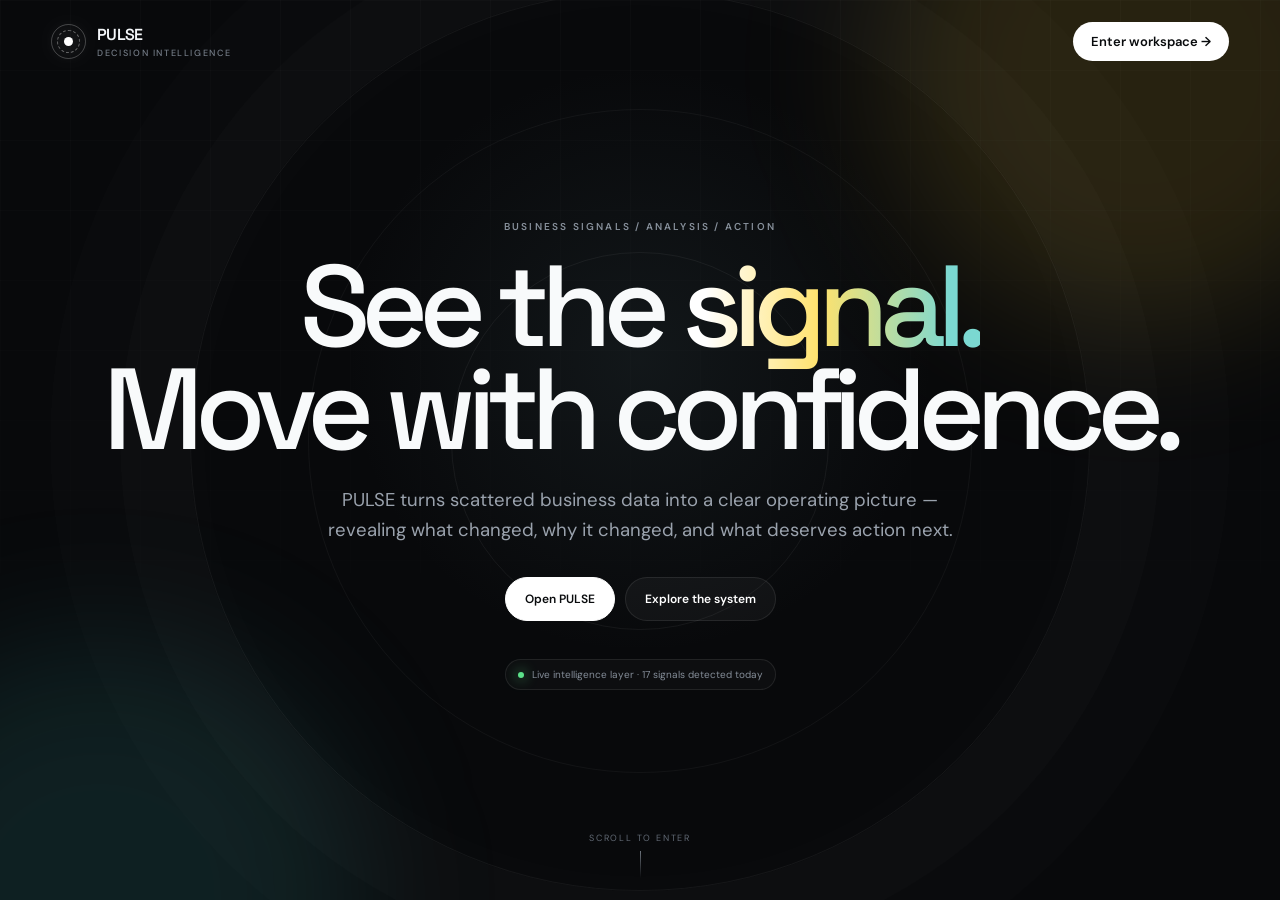
<file: pulse.html>
<!doctype html>
<html lang="en">
<head>
<meta charset="utf-8">
<meta name="viewport" content="width=device-width,initial-scale=1,viewport-fit=cover">
<meta name="theme-color" content="#08090b">
<meta name="description" content="PULSE — decision intelligence workspace for analysts and business teams.">
<title>PULSE — Decision Intelligence</title>
<style>
@import url('https://fonts.googleapis.com/css2?family=DM+Sans:wght@300;400;500;600;700&family=Space+Grotesk:wght@400;500;600;700&display=swap');
:root{--bg:#07090c;--surface:#0d1015;--surface2:#11151b;--surface3:#171c23;--line:rgba(255,255,255,.085);--text:#f4f7fa;--muted:#8d96a3;--muted2:#626b77;--gold:#ffd84d;--cyan:#68d8d2;--green:#5ce18a;--red:#ff7884;--purple:#9f86ff;--shadow:0 24px 80px rgba(0,0,0,.35);--radius:18px}
*{box-sizing:border-box}html{scroll-behavior:smooth}body{margin:0;background:var(--bg);color:var(--text);font-family:'DM Sans',system-ui,sans-serif;-webkit-font-smoothing:antialiased;overflow-x:hidden}button,input,select,textarea{font:inherit}button{cursor:pointer;color:inherit}.hidden{display:none!important}.muted{color:var(--muted)}.positive{color:var(--green)!important}.negative{color:var(--red)!important}
body.light{--bg:#f5f6f8;--surface:#fff;--surface2:#f9fafb;--surface3:#eef1f4;--line:rgba(8,12,18,.10);--text:#11151b;--muted:#65707c;--muted2:#89929d;--shadow:0 20px 60px rgba(20,30,40,.10)}body.light .sidebar,body.light .topbar{background:rgba(247,248,250,.9)}body.light .landing{background:radial-gradient(circle at 50% 42%,rgba(70,140,150,.11),transparent 38%),#f5f6f8}body.light .hero-copy h1{color:#10151b}body.light .hero-copy p{color:#65707c}body.light .panel,body.light .kpi,body.light .workspace-card,body.light .benefit-card,body.light .table-card{box-shadow:0 10px 40px rgba(20,30,40,.05)}
.landing{min-height:100svh;position:relative;overflow:hidden;background:radial-gradient(circle at 50% 40%,rgba(87,118,125,.13),transparent 35%),#08090b}.landing-grid{position:absolute;inset:0;background-image:linear-gradient(rgba(255,255,255,.035) 1px,transparent 1px),linear-gradient(90deg,rgba(255,255,255,.035) 1px,transparent 1px);background-size:70px 70px;mask-image:linear-gradient(to bottom,#000,transparent 88%);opacity:.5}.aurora{position:absolute;border-radius:50%;filter:blur(70px);pointer-events:none}.a1{width:520px;height:520px;background:rgba(255,206,55,.13);top:-190px;right:-120px;animation:drift 10s ease-in-out infinite}.a2{width:520px;height:520px;background:rgba(61,194,195,.13);bottom:-260px;left:-160px;animation:drift 13s ease-in-out infinite reverse}.landing-ring{position:absolute;left:50%;top:49%;width:min(82vw,900px);aspect-ratio:1;transform:translate(-50%,-50%);border:1px solid rgba(255,255,255,.055);border-radius:50%;box-shadow:0 0 0 70px rgba(255,255,255,.012),0 0 0 140px rgba(255,255,255,.008),inset 0 0 90px rgba(255,255,255,.018)}.landing-ring:before,.landing-ring:after{content:'';position:absolute;border:1px solid rgba(255,255,255,.045);border-radius:50%;inset:13%}.landing-ring:after{inset:29%;border-color:rgba(255,255,255,.055)}.landing-nav{position:absolute;z-index:4;left:0;right:0;top:0;padding:22px clamp(18px,4vw,60px);display:flex;align-items:center;justify-content:space-between}.brand{display:flex;align-items:center;gap:11px;font-family:'Space Grotesk';font-weight:600;letter-spacing:-.045em}.brand-mark{width:35px;height:35px;border:1px solid rgba(255,255,255,.24);border-radius:50%;display:grid;place-items:center;position:relative}.brand-mark:before{content:'';width:9px;height:9px;border-radius:50%;background:#fff;box-shadow:0 0 24px rgba(255,255,255,.75)}.brand-mark:after{content:'';position:absolute;inset:5px;border-radius:50%;border:1px dashed rgba(255,255,255,.35);animation:spin 12s linear infinite}.brand small{display:block;font:500 9px 'DM Sans';letter-spacing:.18em;color:#747c87;margin-top:2px}.landing-nav button{border:0;background:#fff;color:#090b0d;border-radius:999px;padding:11px 18px;font-size:13px;font-weight:600}.hero-copy{position:relative;z-index:2;min-height:100svh;display:flex;flex-direction:column;align-items:center;justify-content:center;text-align:center;padding:100px 20px 90px}.eyebrow{font-size:10px;letter-spacing:.22em;color:#87909b;font-weight:600}.hero-copy h1{font:500 clamp(58px,9vw,128px)/.9 'Space Grotesk';letter-spacing:-.078em;margin:22px 0 24px;color:#f8fafb}.hero-copy h1 span{background:linear-gradient(90deg,#fff 8%,#ffe26d 46%,#7bd8d1 90%);-webkit-background-clip:text;background-clip:text;color:transparent}.hero-copy p{max-width:640px;margin:0;color:#9aa2ad;font-size:clamp(15px,1.45vw,19px);line-height:1.6}.hero-actions{display:flex;gap:10px;justify-content:center;flex-wrap:wrap;margin-top:32px}.btn{border:1px solid var(--line);border-radius:999px;padding:13px 19px;background:rgba(255,255,255,.04);color:#fff;font-size:12px;font-weight:600;transition:.22s}.btn:hover{transform:translateY(-2px);background:rgba(255,255,255,.09)}.btn.primary{background:#fff;color:#090b0d;border-color:#fff}.signal-pill{display:inline-flex;align-items:center;gap:8px;margin-top:38px;padding:8px 12px;border:1px solid var(--line);border-radius:999px;background:rgba(255,255,255,.025);color:#858e99;font-size:10px}.live-dot{width:6px;height:6px;border-radius:50%;background:var(--green);box-shadow:0 0 13px var(--green);animation:pulse 1.8s infinite}.landing-foot{position:absolute;z-index:3;left:50%;bottom:22px;transform:translateX(-50%);font-size:9px;letter-spacing:.2em;color:#626a75}.landing-foot i{display:block;width:1px;height:27px;background:linear-gradient(#6d747d,transparent);margin:7px auto 0}
#app{min-height:100svh;background:linear-gradient(135deg,#090b0f,#07090c);display:flex}.sidebar{position:fixed;z-index:30;inset:0 auto 0 0;width:250px;padding:22px 15px;background:rgba(10,12,16,.88);backdrop-filter:blur(24px);border-right:1px solid var(--line);display:flex;flex-direction:column;transition:transform .28s ease}.side-brand{padding:4px 10px 22px}.side-brand .brand{font-size:17px}.workspace-switch{border:1px solid var(--line);border-radius:13px;padding:12px;margin-bottom:15px;background:rgba(255,255,255,.025);text-align:left}.workspace-switch span{display:block;font-size:9px;letter-spacing:.16em;color:var(--muted2)}.workspace-switch strong{display:block;font-size:13px;margin-top:4px}.workspace-switch small{display:block;color:var(--green);font-size:9px;margin-top:5px}.side-nav{display:grid;gap:3px}.nav-item{border:0;background:transparent;text-align:left;padding:10px 11px;border-radius:10px;color:#858d98;display:flex;align-items:center;gap:10px;font-size:12px;transition:.2s}.nav-item:hover,.nav-item.active{background:rgba(255,255,255,.065);color:var(--text)}.nav-item.active{box-shadow:inset 2px 0 0 var(--gold)}.nav-icon{width:17px;text-align:center;font-size:13px}.nav-item b{margin-left:auto;color:#59616c;font-size:8px;font-weight:500}.side-bottom{margin-top:auto}.health{padding:13px;border:1px solid var(--line);border-radius:13px;background:rgba(255,255,255,.025);margin-bottom:9px}.health-row{display:flex;justify-content:space-between;font-size:10px;color:#818995}.health-row strong{color:var(--green)}.health-bar{height:3px;background:#252a31;border-radius:99px;margin:8px 0}.health-bar i{display:block;width:98%;height:100%;background:linear-gradient(90deg,#61e38b,#65d5d1);border-radius:99px}.profile{display:flex;align-items:center;gap:9px;padding:9px}.avatar{width:30px;height:30px;border-radius:50%;background:linear-gradient(135deg,#ffe07a,#69d7d2);display:grid;place-items:center;color:#101216;font-weight:700;font-size:9px;flex:none}.profile strong{font-size:11px}.profile small{display:block;color:#6e7580;font-size:9px;margin-top:2px}.main{margin-left:250px;width:calc(100% - 250px);min-height:100svh}.topbar{height:74px;border-bottom:1px solid var(--line);display:flex;align-items:center;justify-content:space-between;padding:0 clamp(18px,3vw,42px);position:sticky;top:0;z-index:20;background:rgba(8,10,13,.78);backdrop-filter:blur(18px)}.crumb{display:flex;align-items:center;gap:9px;font-size:11px;color:#626a75}.crumb strong{color:var(--text);font-weight:500}.top-actions{display:flex;align-items:center;gap:7px}.sync{font-size:9px;color:#727b87;margin-right:8px}.iconbtn,.themebtn,.mobile-menu{width:36px;height:36px;border:1px solid var(--line);background:rgba(255,255,255,.025);border-radius:10px;color:#b3bac4}.themebtn{color:var(--gold)}.mobile-menu{display:none}.content{padding:32px clamp(18px,3vw,42px) 70px;max-width:1550px;margin:auto}.page{display:none}.page.active{display:block;animation:pagein .42s ease both}.page-head{display:flex;justify-content:space-between;align-items:flex-end;gap:20px;margin-bottom:24px}.page-head h2{font:500 clamp(31px,4vw,53px)/1 'Space Grotesk';letter-spacing:-.058em;margin:7px 0 9px}.page-head p{color:var(--muted);font-size:13px;line-height:1.55;max-width:670px;margin:0}.kicker{font-size:9px;letter-spacing:.18em;color:#68717d;font-weight:600}.actions{display:flex;gap:7px;flex-wrap:wrap}.smallbtn{border:1px solid var(--line);background:var(--surface2);border-radius:10px;padding:9px 13px;font-size:10px}.smallbtn.primary{background:#f3f4f6;color:#0a0b0d;border-color:#f3f4f6}.filters{display:flex;gap:7px;align-items:center;border:1px solid var(--line);background:var(--surface);border-radius:13px;padding:8px;margin-bottom:14px;flex-wrap:wrap}.filters select{background:var(--surface2);color:var(--muted);border:1px solid var(--line);padding:8px 10px;border-radius:8px;font-size:10px;outline:0}.filter-note{margin-left:auto;color:var(--muted2);font-size:9px}.kpis{display:grid;grid-template-columns:repeat(4,1fr);gap:11px;margin-bottom:13px}.kpi{position:relative;overflow:hidden;background:linear-gradient(145deg,var(--surface2),var(--surface));border:1px solid var(--line);border-radius:16px;padding:17px;min-height:135px;transition:.24s}.kpi:hover{transform:translateY(-3px);border-color:rgba(255,255,255,.16);box-shadow:var(--shadow)}.kpi:after{content:'';position:absolute;width:130px;height:130px;border-radius:50%;filter:blur(46px);right:-72px;top:-70px;opacity:.23}.kpi.gold:after{background:var(--gold)}.kpi.cyan:after{background:var(--cyan)}.kpi.green:after{background:var(--green)}.kpi.red:after{background:var(--red)}.kpi label{color:var(--muted);font-size:10px}.kpi strong{display:block;font:500 29px 'Space Grotesk';letter-spacing:-.05em;margin:11px 0 7px}.kpi strong span{font-size:13px;color:var(--muted)}.delta{font-size:9px}.mini{position:absolute;right:14px;bottom:14px;width:74px;height:25px;display:flex;align-items:end;gap:3px}.mini i{flex:1;background:linear-gradient(#6dd8d2,#5b6c71);border-radius:2px 2px 0 0;opacity:.7;animation:bars 1.7s ease-in-out infinite alternate}.mini i:nth-child(2){animation-delay:.12s}.mini i:nth-child(3){animation-delay:.24s}.mini i:nth-child(4){animation-delay:.36s}.mini i:nth-child(5){animation-delay:.48s}.mini i:nth-child(6){animation-delay:.6s}.grid2{display:grid;grid-template-columns:1.55fr 1fr;gap:13px;margin-bottom:13px}.grid3{display:grid;grid-template-columns:repeat(3,1fr);gap:13px;margin-bottom:13px}.panel,.table-card{background:var(--surface);border:1px solid var(--line);border-radius:17px;padding:20px;min-width:0}.panel-head{display:flex;justify-content:space-between;align-items:flex-start;gap:12px;margin-bottom:16px}.panel-head h3{font:500 18px 'Space Grotesk';letter-spacing:-.04em;margin:4px 0 0}.legend{display:flex;gap:14px;color:var(--muted);font-size:9px}.legend i{display:inline-block;width:6px;height:6px;border-radius:50%;margin-right:5px}.rev{background:var(--gold)}.prof{background:var(--cyan)}.chart-wrap{height:270px;position:relative}.chart-wrap svg{width:100%;height:100%;overflow:visible}.axis-label{fill:#68717d;font:9px 'DM Sans'}.grid-line{stroke:rgba(100,120,145,.12);stroke-width:1}.line-rev{fill:none;stroke:var(--gold);stroke-width:2.4;filter:drop-shadow(0 0 5px rgba(255,216,77,.18))}.line-profit{fill:none;stroke:var(--cyan);stroke-width:2.2;filter:drop-shadow(0 0 5px rgba(105,215,210,.18))}.chart-dot{fill:var(--surface);stroke:var(--gold);stroke-width:2}.chart-dot-profit{fill:var(--surface);stroke:var(--cyan);stroke-width:2}.chart-fill{fill:url(#revFill);opacity:.5}.live-chart-note{display:flex;align-items:center;gap:7px;color:#707984;font-size:9px;margin-top:8px}.live-chart-dot{width:6px;height:6px;border-radius:50%;background:var(--green);box-shadow:0 0 10px var(--green);animation:pulse 1.5s infinite}.metric-switch{display:flex;gap:4px}.metric-switch button{border:1px solid var(--line);background:transparent;color:var(--muted);border-radius:8px;padding:6px 8px;font-size:9px}.metric-switch button.active{background:var(--surface3);color:var(--text)}.donut{width:180px;height:180px;margin:8px auto;position:relative}.donut svg{width:100%;height:100%;transform:rotate(-90deg)}.donut circle{fill:none;stroke-width:19}.donut-center{position:absolute;inset:0;display:grid;place-items:center;text-align:center}.donut-center strong{font:500 25px 'Space Grotesk'}.donut-center span{display:block;color:var(--muted);font-size:9px}.channel-list{display:grid;gap:9px;margin-top:10px}.channel-row{display:flex;align-items:center;gap:8px;font-size:10px;color:var(--muted)}.channel-row i{width:7px;height:7px;border-radius:50%}.channel-row b{margin-left:auto;color:var(--text);font-weight:500}.signal-list{display:grid;gap:7px}.signal{display:flex;align-items:flex-start;gap:10px;padding:11px;border:1px solid var(--line);border-radius:11px;background:var(--surface2);transition:.2s}.signal:hover{transform:translateX(3px);border-color:rgba(255,255,255,.16)}.signal-dot{width:7px;height:7px;border-radius:50%;margin-top:4px;background:var(--gold);box-shadow:0 0 10px rgba(255,216,77,.3);flex:none}.signal-dot.green{background:var(--green)}.signal-dot.red{background:var(--red)}.signal strong{font-size:11px}.signal small{display:block;color:var(--muted);font-size:9px;line-height:1.45;margin-top:3px}.signal time{margin-left:auto;color:var(--muted2);font-size:8px;white-space:nowrap}.table-card{overflow:hidden}.table-head{display:flex;align-items:center;justify-content:space-between;margin-bottom:12px}.table-head h3{font:500 18px 'Space Grotesk';letter-spacing:-.04em;margin:0}.data-table{width:100%;border-collapse:collapse}.data-table th,.data-table td{text-align:left;padding:11px 8px;border-bottom:1px solid var(--line);font-size:10px}.data-table th{color:var(--muted2);font-weight:500}.data-table td{color:var(--muted)}.data-table td strong{color:var(--text);font-weight:500}.status{display:inline-flex;align-items:center;gap:5px;padding:5px 8px;border-radius:999px;background:rgba(92,225,138,.08);color:var(--green);font-size:8px}.status.warn{background:rgba(255,216,77,.08);color:var(--gold)}.status.danger{background:rgba(255,120,132,.08);color:var(--red)}
.workspace-grid{display:grid;grid-template-columns:1.25fr .75fr;gap:13px}.workspace-card{background:var(--surface);border:1px solid var(--line);border-radius:17px;padding:20px}.workspace-card h3{font:500 18px 'Space Grotesk';letter-spacing:-.04em;margin:0 0 14px}.workspace-card .sub{color:var(--muted);font-size:10px;line-height:1.5;margin:-6px 0 14px}.analysis-composer{padding:14px;border:1px solid var(--line);border-radius:14px;background:var(--surface2)}.analysis-composer textarea{width:100%;min-height:90px;resize:vertical;background:transparent;border:0;outline:0;color:var(--text);font:13px/1.55 'DM Sans'}.analysis-actions{display:flex;justify-content:space-between;align-items:center;gap:8px}.analysis-actions span{font-size:8px;color:var(--muted2)}.run-btn{border:0;border-radius:9px;padding:9px 13px;background:#f2f3f5;color:#08090b;font-size:10px;font-weight:600}.analysis-result{margin-top:11px;padding:14px;border-left:2px solid var(--cyan);background:linear-gradient(135deg,rgba(255,216,77,.06),rgba(105,215,210,.05));color:var(--muted);font-size:11px;line-height:1.7;min-height:80px}.analysis-result strong{color:var(--text)}.workspace-statgrid{display:grid;grid-template-columns:repeat(3,1fr);gap:8px;margin-top:13px}.workspace-stat{padding:12px;border-radius:11px;background:var(--surface2);border:1px solid var(--line)}.workspace-stat small{display:block;color:var(--muted);font-size:8px}.workspace-stat strong{display:block;font:500 20px 'Space Grotesk';margin-top:6px}.employee{display:flex;gap:11px;align-items:center;padding:12px;border:1px solid var(--line);border-radius:12px;margin-bottom:7px;background:var(--surface2);transition:.2s}.employee:hover{transform:translateX(3px);border-color:rgba(255,255,255,.15)}.employee .avatar{width:29px;height:29px}.employee strong{display:block;font-size:11px}.employee small{color:var(--muted);font-size:8px}.employee-score{margin-left:auto;font:500 16px 'Space Grotesk'}.workspace-tags{display:flex;gap:6px;flex-wrap:wrap}.workspace-tag{padding:6px 8px;border-radius:999px;background:var(--surface3);color:var(--muted);font-size:8px}.task-list{display:grid;gap:7px}.task{display:flex;gap:9px;align-items:center;padding:10px;border:1px solid var(--line);border-radius:10px;background:var(--surface2)}.task input{accent-color:var(--cyan)}.task span{font-size:10px;color:var(--muted)}.task b{margin-left:auto;font-size:8px;color:var(--muted2)}
.range-row{display:flex;gap:10px;align-items:center}.range-row input{flex:1;accent-color:var(--cyan)}.range-row output{font:500 14px 'Space Grotesk';min-width:45px;text-align:right}.pulse-number{font:500 27px 'Space Grotesk';letter-spacing:-.05em}.progress{height:6px;background:var(--surface3);border-radius:99px;overflow:hidden}.progress i{display:block;height:100%;border-radius:99px;background:linear-gradient(90deg,var(--gold),var(--cyan));transition:width .35s ease}.root-grid{display:grid;grid-template-columns:.9fr 1.1fr;gap:13px}.question-list{display:grid;gap:7px}.question{padding:12px;border:1px solid var(--line);background:var(--surface2);border-radius:11px;text-align:left;color:var(--muted);font-size:10px}.question:hover{color:var(--text);border-color:rgba(255,255,255,.16)}.root-output{min-height:300px}.driver{display:grid;grid-template-columns:110px 1fr 50px;gap:10px;align-items:center;margin:12px 0;font-size:9px;color:var(--muted)}.driver .progress{height:5px}.driver strong{text-align:right;color:var(--text);font-size:9px}.decision-grid{display:grid;grid-template-columns:1.1fr .9fr;gap:13px}.decision-item{display:grid;grid-template-columns:7px 1fr auto;gap:11px;padding:14px;border-bottom:1px solid var(--line);align-items:start}.decision-item:last-child{border-bottom:0}.decision-bar{width:7px;height:100%;min-height:42px;border-radius:99px;background:var(--gold)}.decision-item strong{font-size:11px}.decision-item p{font-size:9px;color:var(--muted);line-height:1.5;margin:4px 0 0}.decision-meta{color:var(--muted2);font-size:8px;text-align:right}.decision-meta button{display:block;margin-top:8px;border:1px solid var(--line);background:var(--surface2);border-radius:8px;padding:6px 8px;font-size:8px}.forecast-hero{display:grid;grid-template-columns:1.1fr .9fr;gap:13px}.forecast-number{font:500 clamp(40px,5vw,70px)/1 'Space Grotesk';letter-spacing:-.065em;margin:14px 0 7px}.forecast-meter{position:relative;height:16px;background:var(--surface3);border-radius:99px;overflow:hidden;margin:18px 0}.forecast-meter i{display:block;height:100%;width:76%;background:linear-gradient(90deg,var(--gold),var(--cyan));border-radius:99px;animation:meter 2.2s ease-in-out infinite alternate}.scenario-controls{display:grid;gap:17px}.control-label{display:flex;justify-content:space-between;font-size:10px;color:var(--muted)}.control-label strong{color:var(--text)}.scenario-results{display:grid;grid-template-columns:repeat(3,1fr);gap:9px}.scenario-result{padding:14px;background:var(--surface2);border:1px solid var(--line);border-radius:12px}.scenario-result small{font-size:8px;color:var(--muted)}.scenario-result strong{display:block;font:500 20px 'Space Grotesk';margin-top:7px}
.benefits-page{max-width:1400px;margin:auto}.benefits-page .section-title{text-align:center;font:300 clamp(34px,5vw,62px)/1 'Space Grotesk';letter-spacing:-.05em;margin:0 0 45px}.benefits-live{display:grid;grid-template-columns:repeat(3,1fr);gap:13px}.benefit-card{position:relative;height:450px;padding:29px;border-radius:22px;overflow:hidden;background:#0c0d10;border:1px solid rgba(255,255,255,.065);box-shadow:var(--shadow);transition:.3s}.benefit-card:hover{transform:translateY(-6px);border-color:rgba(255,255,255,.16)}.benefit-card .blob{position:absolute;width:300px;height:300px;border-radius:50%;filter:blur(72px);opacity:.36;pointer-events:none}.benefit-card:nth-child(1) .blob{background:#1e3a8a;left:-210px;top:50%;transform:translateY(-50%)}.benefit-card:nth-child(2) .blob{background:#146b78;right:-110px;top:-120px}.benefit-card:nth-child(3) .blob{background:#204e8f;right:-120px;bottom:-130px}.benefit-content{position:relative;z-index:2;height:100%;display:flex;flex-direction:column}.benefit-card h3{font:300 26px/1.08 'Space Grotesk';letter-spacing:-.045em;margin:0;max-width:280px}.benefit-card p{font-size:13px;line-height:1.75;color:rgba(255,255,255,.68);max-width:320px}.benefit-card:nth-child(1) p{margin-top:72px}.benefit-card:nth-child(3) p{margin-top:auto}.benefit-visual{height:62%;position:relative;display:grid;place-items:center}.benefit-orbit{width:180px;height:180px;border-radius:50%;border:1px solid rgba(255,255,255,.12);box-shadow:0 0 70px rgba(82,194,205,.12),inset 0 0 35px rgba(255,255,255,.05);position:relative;animation:spin 14s linear infinite}.benefit-orbit:before,.benefit-orbit:after{content:'';position:absolute;inset:25px;border-radius:50%;border:1px dashed rgba(255,255,255,.12)}.benefit-orbit:after{inset:66px;border:0;background:radial-gradient(circle at 35% 30%,#ffe56a,#d4aa32 40%,#4f9d9a 75%,transparent 76%);box-shadow:0 0 30px rgba(255,216,77,.22)}.benefit-bars{position:absolute;left:20%;right:20%;bottom:18px;height:65px;display:flex;gap:5px;align-items:end}.benefit-bars i{flex:1;border-radius:3px 3px 0 0;background:linear-gradient(#69d7d2,#294a50);animation:bars 1.5s ease-in-out infinite alternate}.benefit-bars i:nth-child(2){animation-delay:.15s}.benefit-bars i:nth-child(3){animation-delay:.3s}.benefit-bars i:nth-child(4){animation-delay:.45s}.benefit-bars i:nth-child(5){animation-delay:.6s}.benefit-metric{margin-top:20px;font:500 29px 'Space Grotesk'}.benefit-metric small{font:400 9px 'DM Sans';color:#747d88}.live-control{display:flex;gap:8px;align-items:center;margin-top:14px}.live-control input{flex:1;accent-color:var(--cyan)}.live-control button{border:1px solid rgba(255,255,255,.1);background:#171a20;border-radius:9px;padding:8px 11px;font-size:9px}
.toast{position:fixed;z-index:100;right:22px;bottom:22px;transform:translateY(20px);opacity:0;pointer-events:none;padding:11px 14px;border:1px solid var(--line);background:rgba(15,18,23,.94);backdrop-filter:blur(18px);border-radius:12px;color:#dfe4e9;font-size:10px;box-shadow:var(--shadow);transition:.25s}.toast.show{transform:translateY(0);opacity:1}.search-modal{position:fixed;z-index:90;inset:0;background:rgba(2,4,6,.68);backdrop-filter:blur(18px);display:grid;place-items:start center;padding-top:14vh;opacity:0;pointer-events:none;transition:.22s}.search-modal.open{opacity:1;pointer-events:auto}.search-box{width:min(650px,92vw);background:var(--surface2);border:1px solid var(--line);border-radius:18px;padding:17px;box-shadow:var(--shadow)}.search-box input{width:100%;border:0;outline:0;background:transparent;color:var(--text);font-size:15px}.search-results{margin-top:12px;display:grid;gap:6px}.search-results button{border:1px solid var(--line);background:var(--surface);border-radius:10px;padding:10px;text-align:left;font-size:10px;color:var(--muted)}.search-results button:hover{color:var(--text)}
@keyframes drift{0%,100%{transform:translate3d(0,0,0)}50%{transform:translate3d(28px,18px,0)}}@keyframes spin{to{transform:rotate(360deg)}}@keyframes pulse{0%,100%{opacity:.45;transform:scale(.9)}50%{opacity:1;transform:scale(1.15)}}@keyframes bars{from{height:24%}to{height:100%}}@keyframes pagein{from{opacity:0;transform:translateY(8px)}to{opacity:1;transform:none}}@keyframes meter{from{width:69%}to{width:81%}}
@media(max-width:1050px){.sidebar{transform:translateX(-100%)}.sidebar.open{transform:none;box-shadow:30px 0 90px rgba(0,0,0,.45)}.main{margin-left:0;width:100%}.mobile-menu{display:block}.kpis{grid-template-columns:repeat(2,1fr)}.grid2,.workspace-grid,.root-grid,.decision-grid,.forecast-hero{grid-template-columns:1fr}.benefits-live{grid-template-columns:1fr}.benefit-card{height:400px}.page-head{align-items:flex-start;flex-direction:column}.content{padding-top:24px}}
@media(max-width:620px){.landing-nav{padding:18px}.landing-nav button{padding:9px 13px}.hero-copy{padding:90px 16px 70px}.hero-copy h1{font-size:clamp(51px,16vw,78px)}.hero-actions .btn{width:100%;max-width:280px}.landing-ring{width:120vw}.kpis,.grid3,.scenario-results{grid-template-columns:1fr}.topbar{height:64px}.sync{display:none}.content{padding:20px 13px 50px}.panel,.table-card,.workspace-card{padding:15px}.chart-wrap{height:225px}.workspace-statgrid{grid-template-columns:repeat(2,1fr)}.data-table{min-width:580px}.table-card{overflow:auto}.benefit-card{height:430px}.toast{right:12px;bottom:12px;left:12px;text-align:center}.nav-item{padding:11px}.page-head h2{font-size:36px}}
@media(prefers-reduced-motion:reduce){*,*::before,*::after{animation-duration:.001ms!important;animation-iteration-count:1!important;scroll-behavior:auto!important;transition:none!important}}
</style>
</head>
<body>
<section id="landing" class="landing"><div class="landing-grid"></div><div class="aurora a1"></div><div class="aurora a2"></div><div class="landing-ring"></div><header class="landing-nav"><div class="brand"><div class="brand-mark"></div><div>PULSE<small>DECISION INTELLIGENCE</small></div></div><button id="launchBtn">Enter workspace →</button></header><div class="hero-copy"><div class="eyebrow">BUSINESS SIGNALS / ANALYSIS / ACTION</div><h1>See the <span>signal.</span><br>Move with confidence.</h1><p>PULSE turns scattered business data into a clear operating picture — revealing what changed, why it changed, and what deserves action next.</p><div class="hero-actions"><button class="btn primary" id="heroLaunch">Open PULSE</button><button class="btn" id="heroDemo">Explore the system</button></div><div class="signal-pill"><i class="live-dot"></i> Live intelligence layer · 17 signals detected today</div></div><div class="landing-foot">SCROLL TO ENTER<i></i></div></section>
<div id="app" class="hidden"><aside class="sidebar" id="sidebar"><div class="side-brand"><div class="brand"><div class="brand-mark"></div><div>PULSE<small>DECISION INTELLIGENCE</small></div></div></div><button class="workspace-switch" id="workspaceSwitch"><span>ACTIVE WORKSPACE</span><strong>Analyst Command Center</strong><small>● Operational</small></button><nav class="side-nav"><button class="nav-item active" data-page="overview"><span class="nav-icon">◈</span> Overview</button><button class="nav-item" data-page="workspace"><span class="nav-icon">⌘</span> Analyst Workspace <b>OPEN</b></button><button class="nav-item" data-page="performance"><span class="nav-icon">◒</span> Performance</button><button class="nav-item" data-page="rootcause"><span class="nav-icon">⌁</span> Root Cause</button><button class="nav-item" data-page="decisions"><span class="nav-icon">✓</span> Decision Center <b>03</b></button><button class="nav-item" data-page="forecast"><span class="nav-icon">↗</span> Forecast</button><button class="nav-item" data-page="scenario"><span class="nav-icon">◌</span> Scenario Lab</button><button class="nav-item" data-page="benefits"><span class="nav-icon">✦</span> Key Benefits</button></nav><div class="side-bottom"><div class="health"><div class="health-row"><span>Intelligence health</span><strong>98%</strong></div><div class="health-bar"><i></i></div><div class="health-row"><span>Last sync</span><span id="sideSync">just now</span></div></div><div class="profile"><div class="avatar">PA</div><div><strong>Pranavi</strong><small>Data & Business Analytics</small></div></div></div></aside><main class="main"><header class="topbar"><div class="crumb"><button class="mobile-menu" id="mobileMenu">☰</button><span>PULSE</span><span>/</span><strong id="pageTitle">Executive Overview</strong></div><div class="top-actions"><span class="sync" id="topSync">● Live · synced moments ago</span><button class="iconbtn" id="searchBtn" title="Search">⌕</button><button class="themebtn" id="themeBtn" title="Toggle light/dark">☼</button><button class="iconbtn" id="refreshBtn" title="Refresh signals">↻</button></div></header><div class="content">
<section class="page active" id="page-overview"><div class="page-head"><div><div class="kicker">PULSE / EXECUTIVE SIGNALS</div><h2>Good decisions start with the right signal.</h2><p>A live operating picture of revenue, profitability, customer behavior and the people responsible for turning insight into action.</p></div><div class="actions"><button class="smallbtn" id="openWorkspaceTop">Open analyst workspace →</button><button class="smallbtn primary" id="briefBtn">Generate brief</button></div></div><div class="filters"><select id="regionFilter"><option>All Regions</option><option>North</option><option>South</option><option>East</option><option>West</option></select><select id="categoryFilter"><option>All categories</option><option>Electronics</option><option>Furniture</option><option>Home & Kitchen</option><option>Fashion</option><option>Sports</option></select><select id="periodFilter"><option>Last 12 months</option><option>Last 6 months</option><option>Last 90 days</option></select><span class="filter-note" id="filterNote">Filters recalculate the operating view</span></div><div class="kpis"><article class="kpi gold"><label>Revenue</label><strong id="kpiRevenue">₹12.48<span> Cr</span></strong><div class="delta positive" id="kpiRevenueDelta">↗ 8.4% vs prior period</div><div class="mini"><i style="height:45%"></i><i style="height:58%"></i><i style="height:51%"></i><i style="height:72%"></i><i style="height:69%"></i><i style="height:88%"></i></div></article><article class="kpi cyan"><label>Gross profit</label><strong id="kpiProfit">₹3.17<span> Cr</span></strong><div class="delta positive">↗ 5.8% margin expansion</div><div class="mini"><i style="height:40%"></i><i style="height:49%"></i><i style="height:63%"></i><i style="height:57%"></i><i style="height:75%"></i><i style="height:91%"></i></div></article><article class="kpi green"><label>Active customers</label><strong id="kpiCustomers">48,291</strong><div class="delta positive">↗ 3.2% retained cohort</div><div class="mini"><i style="height:52%"></i><i style="height:57%"></i><i style="height:62%"></i><i style="height:69%"></i><i style="height:76%"></i><i style="height:84%"></i></div></article><article class="kpi red"><label>Average order value</label><strong id="kpiAov">₹2,584</strong><div class="delta negative">↘ 1.1% vs last month</div><div class="mini"><i style="height:82%"></i><i style="height:76%"></i><i style="height:70%"></i><i style="height:66%"></i><i style="height:61%"></i><i style="height:58%"></i></div></article></div><div class="grid2"><article class="panel"><div class="panel-head"><div><div class="kicker">PERFORMANCE / LIVE</div><h3>Revenue vs profit</h3></div><div class="legend"><span><i class="rev"></i>Revenue</span><span><i class="prof"></i>Profit</span></div></div><div class="chart-wrap" id="overviewChart"></div><div class="live-chart-note"><span class="live-chart-dot"></span><span id="overviewLive">Live simulation · updating every 1.4s</span></div></article><article class="panel"><div class="panel-head"><div><div class="kicker">MIX / CHANNEL</div><h3>Where revenue comes from</h3></div></div><div class="donut"><svg viewBox="0 0 200 200"><circle cx="100" cy="100" r="70" stroke="var(--surface3)"></circle><circle cx="100" cy="100" r="70" stroke="var(--gold)" stroke-dasharray="237 440"></circle><circle cx="100" cy="100" r="70" stroke="var(--purple)" stroke-dasharray="136 440" stroke-dashoffset="-237"></circle><circle cx="100" cy="100" r="70" stroke="var(--cyan)" stroke-dasharray="66 440" stroke-dashoffset="-373"></circle></svg><div class="donut-center"><div><strong>₹12.48</strong><span>Cr revenue</span></div></div></div><div class="channel-list"><div class="channel-row"><i style="background:var(--gold)"></i>Online <b>54%</b></div><div class="channel-row"><i style="background:var(--purple)"></i>Retail <b>31%</b></div><div class="channel-row"><i style="background:var(--cyan)"></i>Partner <b>15%</b></div></div></article></div><div class="grid2"><article class="table-card"><div class="table-head"><h3>Priority signals</h3><span class="status">● 17 live signals</span></div><div class="signal-list"><div class="signal"><i class="signal-dot red"></i><div><strong>South retention is deteriorating</strong><small>Renewals fell 15% and account inactivity is rising. Recommended: launch a 7-day re-engagement sequence.</small></div><time>4m</time></div><div class="signal"><i class="signal-dot"></i><div><strong>North is outperforming the baseline</strong><small>Revenue growth is +18.4%. Scaling demand here has the highest near-term upside.</small></div><time>12m</time></div><div class="signal"><i class="signal-dot green"></i><div><strong>Data quality is healthy</strong><small>98% of connected sources refreshed successfully. No critical ingestion failures detected.</small></div><time>28m</time></div></div></article><article class="panel"><div class="panel-head"><div><div class="kicker">NEXT ACTION</div><h3>What should happen now?</h3></div></div><p class="muted" style="font-size:11px;line-height:1.65">Protect the South margin, keep North investment elevated, and assign an owner to the retention cohort before the next review.</p><button class="smallbtn primary" id="decisionFromOverview">Open decision center →</button></article></div></section>
<section class="page" id="page-workspace"><div class="page-head"><div><div class="kicker">PULSE / ANALYST WORKSPACE</div><h2>Work, investigate, decide.</h2><p>This is the working layer — ask a business question, inspect people and ownership, review live tasks, and turn findings into actions.</p></div><div class="actions"><button class="smallbtn" id="workspaceExport">Export workspace brief</button><button class="smallbtn primary" id="workspaceNewTask">+ New task</button></div></div><div class="workspace-grid"><div class="workspace-card"><div class="kicker">ANALYSIS COPILOT</div><h3>Ask PULSE about the business</h3><div class="sub">Type a real analyst question. The demo intelligence layer returns a structured interpretation using the operating data inside this workspace.</div><div class="analysis-composer"><textarea id="analystQuestion" placeholder="e.g. Why did revenue drop in South? Which team needs attention? Analyze churn and recommend an action."></textarea><div class="analysis-actions"><span>Try Ctrl/⌘ + Enter</span><button class="run-btn" id="runAnalyst">Run analysis →</button></div></div><div class="analysis-result" id="analystResult"><strong>Ready.</strong><br>Ask a question to generate a business interpretation and recommended next step.</div><div style="height:22px"></div><div class="kicker">TEAM PERFORMANCE</div><h3>People at work</h3><div class="workspace-statgrid"><div class="workspace-stat"><small>Active analysts</small><strong>24</strong></div><div class="workspace-stat"><small>Tasks completed</small><strong>91%</strong></div><div class="workspace-stat"><small>Open reviews</small><strong>03</strong></div><div class="workspace-stat"><small>Avg. quality</small><strong>94.2</strong></div><div class="workspace-stat"><small>Data freshness</small><strong>98%</strong></div><div class="workspace-stat"><small>Signals today</small><strong id="workspaceSignals">17</strong></div></div></div><div class="workspace-card"><div class="kicker">OWNERSHIP / PEOPLE</div><h3>Analyst roster</h3><div class="employee"><div class="avatar">AR</div><div><strong>Ananya Rao</strong><small>Senior Data Analyst · Revenue</small></div><div class="employee-score positive">96</div></div><div class="employee"><div class="avatar">VK</div><div><strong>Vikram Kapoor</strong><small>Business Analyst · Retention</small></div><div class="employee-score positive">93</div></div><div class="employee"><div class="avatar">MS</div><div><strong>Maya Shah</strong><small>BI Analyst · Operations</small></div><div class="employee-score">89</div></div><div class="employee"><div class="avatar">RK</div><div><strong>Rohan Kumar</strong><small>Data Analyst · Customer</small></div><div class="employee-score negative">78</div></div><div style="height:18px"></div><div class="kicker">CONNECTED SOURCES</div><h3>Data layer</h3><div class="workspace-tags"><span class="workspace-tag">Salesforce</span><span class="workspace-tag">ERP</span><span class="workspace-tag">Product DB</span><span class="workspace-tag">Marketing</span><span class="workspace-tag">Support</span><span class="workspace-tag">Finance</span></div><div style="height:18px"></div><div class="kicker">ACTIVE QUEUE</div><div class="task-list" id="taskList"><label class="task"><input type="checkbox"><span>Review South renewal cohort</span><b>Today</b></label><label class="task"><input type="checkbox"><span>Validate August revenue anomaly</span><b>Today</b></label><label class="task"><input type="checkbox"><span>Prepare North expansion brief</span><b>Tomorrow</b></label></div></div></div></section>
<section class="page" id="page-performance"><div class="page-head"><div><div class="kicker">PULSE / PERFORMANCE INTELLIGENCE</div><h2>See movement, not static charts.</h2><p>Interact with the metric, region and sensitivity to understand how the operating picture changes in real time.</p></div><div class="actions"><button class="smallbtn primary" id="performancePlay">Pause live feed</button></div></div><div class="grid2"><article class="panel"><div class="panel-head"><div><div class="kicker">LIVE SERIES</div><h3 id="performanceMetricTitle">Revenue trajectory</h3></div><div class="metric-switch"><button class="active" data-metric="revenue">Revenue</button><button data-metric="profit">Profit</button><button data-metric="orders">Orders</button></div></div><div class="chart-wrap" id="performanceChart"></div><div class="live-chart-note"><span class="live-chart-dot"></span><span id="performanceStatus">Live simulation · 30 data points</span></div></article><article class="panel"><div class="kicker">SIGNAL SENSITIVITY</div><h3 style="font:500 18px 'Space Grotesk';margin:5px 0 16px">How much change should trigger attention?</h3><div class="range-row"><input id="sensitivity" type="range" min="20" max="100" value="72"><output id="sensitivityOut">72%</output></div><p class="muted" style="font-size:10px;line-height:1.6;margin-top:16px">Higher sensitivity surfaces smaller deviations earlier. PULSE currently flags <strong id="sensitivitySignals" style="color:var(--text)">17</strong> signals across revenue, retention, operations and people.</p><div style="margin-top:26px"><div class="kicker">QUALITY BASELINE</div><div class="pulse-number">94.2</div><div class="progress"><i style="width:94.2%"></i></div></div></article></div><div class="grid3"><article class="panel"><div class="kicker">REVENUE</div><div class="pulse-number">₹12.48 Cr</div><p class="muted" style="font-size:9px">+8.4% vs prior period</p></article><article class="panel"><div class="kicker">PROFIT</div><div class="pulse-number">₹3.17 Cr</div><p class="muted" style="font-size:9px">25.4% operating margin</p></article><article class="panel"><div class="kicker">RETENTION</div><div class="pulse-number">86.8%</div><p class="muted" style="font-size:9px">South cohort needs attention</p></article></div></section>
<section class="page" id="page-rootcause"><div class="page-head"><div><div class="kicker">PULSE / ROOT CAUSE EXPLORER</div><h2>Move from “what” to “why”.</h2><p>Start with a business question. PULSE decomposes the signal into the strongest contributing drivers and suggests what to investigate next.</p></div></div><div class="root-grid"><article class="panel"><div class="kicker">ASK A QUESTION</div><h3 style="font:500 18px 'Space Grotesk';margin:5px 0 15px">Choose an investigation</h3><div class="question-list"><button class="question" data-q="Why did revenue drop in August?">Why did revenue drop in August?</button><button class="question" data-q="What is driving churn?">What is driving churn?</button><button class="question" data-q="Which region needs attention?">Which region needs attention?</button><button class="question" data-q="Why is South underperforming?">Why is South underperforming?</button></div><div class="analysis-composer" style="margin-top:12px"><textarea id="rootQuestion" placeholder="Or type your own investigation…"></textarea><div class="analysis-actions"><span>Deterministic demo model</span><button class="run-btn" id="runRoot">Investigate →</button></div></div></article><article class="panel root-output"><div class="kicker">EXPLANATION MAP</div><h3 id="rootTitle" style="font:500 20px 'Space Grotesk';margin:5px 0 6px">August revenue decline</h3><p id="rootSummary" class="muted" style="font-size:10px;line-height:1.6">The strongest contributor is a 15% decline in enterprise renewals, concentrated in South. The signal is amplified by lower repeat activity.</p><div class="driver"><span>Enterprise renewals</span><div class="progress"><i style="width:82%;background:var(--red)"></i></div><strong>82%</strong></div><div class="driver"><span>South retention</span><div class="progress"><i style="width:67%;background:var(--gold)"></i></div><strong>67%</strong></div><div class="driver"><span>Repeat activity</span><div class="progress"><i style="width:48%;background:var(--cyan)"></i></div><strong>48%</strong></div><div class="driver"><span>Channel mix</span><div class="progress"><i style="width:31%;background:var(--purple)"></i></div><strong>31%</strong></div><div class="analysis-result" id="rootRecommendation"><strong>Recommended next action.</strong><br>Segment the at-risk South cohort, trigger a 7-day re-engagement sequence, and review renewal conversion daily.</div></article></div></section>
<section class="page" id="page-decisions"><div class="page-head"><div><div class="kicker">PULSE / DECISION CENTER</div><h2>Turn insight into ownership.</h2><p>Every important signal should end with an owner, a next step and a review date.</p></div><div class="actions"><button class="smallbtn primary" id="addDecision">+ Add decision</button></div></div><div class="decision-grid"><article class="panel"><div class="panel-head"><div><div class="kicker">OPEN QUEUE</div><h3>Decisions in motion</h3></div><span class="status">03 active</span></div><div id="decisionList"><div class="decision-item"><i class="decision-bar"></i><div><strong>Protect South retention</strong><p>Launch re-engagement sequence and monitor renewal conversion.</p></div><div class="decision-meta">Vikram<br><button class="completeDecision">Mark done</button></div></div><div class="decision-item"><i class="decision-bar" style="background:var(--cyan)"></i><div><strong>Scale North demand</strong><p>Prepare expansion brief around the strongest growth segment.</p></div><div class="decision-meta">Ananya<br><button class="completeDecision">Mark done</button></div></div><div class="decision-item"><i class="decision-bar" style="background:var(--purple)"></i><div><strong>Validate August anomaly</strong><p>Reconcile enterprise renewals against the source database.</p></div><div class="decision-meta">Maya<br><button class="completeDecision">Mark done</button></div></div></div></article><article class="panel"><div class="kicker">DECISION QUALITY</div><div class="pulse-number">91%</div><p class="muted" style="font-size:10px;line-height:1.6">Decisions with a named owner and measurable follow-up outperform unowned recommendations in this simulated workspace.</p><div class="progress"><i style="width:91%;background:linear-gradient(90deg,var(--cyan),var(--green))"></i></div><div style="margin-top:25px"><div class="kicker">NEXT REVIEW</div><h3 style="font:500 18px 'Space Grotesk';margin:6px 0">South retention cohort</h3><p class="muted" style="font-size:10px">Owner: Vikram Kapoor · Due today · <span class="positive">On track</span></p></div></article></div></section>
<section class="page" id="page-forecast"><div class="page-head"><div><div class="kicker">PULSE / REVENUE FORECAST</div><h2>Know what the next quarter could look like.</h2><p>Forecasting is presented as a decision surface: baseline, upside, downside and the assumptions behind each path.</p></div></div><div class="forecast-hero"><article class="panel"><div class="kicker">BASELINE FORECAST</div><div class="forecast-number">₹14.02 Cr</div><p class="muted" style="font-size:10px">Expected next-quarter revenue · +12.3% vs current quarter</p><div class="forecast-meter"><i></i></div><div class="grid3" style="margin:0"><div><div class="kicker">UPSIDE</div><strong>₹14.86 Cr</strong></div><div><div class="kicker">BASE</div><strong>₹14.02 Cr</strong></div><div><div class="kicker">DOWNSIDE</div><strong>₹12.91 Cr</strong></div></div></article><article class="panel"><div class="kicker">FORECAST CONFIDENCE</div><div class="pulse-number" style="margin-top:12px">82%</div><p class="muted" style="font-size:10px;line-height:1.6">Confidence is highest when North growth persists and South retention stabilizes.</p><div class="progress"><i style="width:82%"></i></div><div style="margin-top:22px"><span class="status">● Model stable</span></div></article></div><div class="panel" style="margin-top:13px"><div class="panel-head"><div><div class="kicker">FORECAST PATH</div><h3>Actual → projected revenue</h3></div></div><div class="chart-wrap" id="forecastChart"></div></div></section>
<section class="page" id="page-scenario"><div class="page-head"><div><div class="kicker">PULSE / SCENARIO LAB</div><h2>Test a decision before making it.</h2><p>Move the assumptions and watch revenue, profit, margin and risk respond. This is a sandbox for thinking, not a static graphic.</p></div><button class="smallbtn" id="resetScenario">Reset scenario</button></div><div class="grid2"><article class="panel"><div class="kicker">ASSUMPTIONS</div><div class="scenario-controls"><div><div class="control-label"><span>Discount intensity</span><strong id="discountValue">16%</strong></div><input id="discountSlider" type="range" min="5" max="35" value="16" style="width:100%;accent-color:var(--gold)"></div><div><div class="control-label"><span>Inventory allocation</span><strong id="inventoryValue">78%</strong></div><input id="inventorySlider" type="range" min="40" max="100" value="78" style="width:100%;accent-color:var(--cyan)"></div><div><div class="control-label"><span>Marketing investment</span><strong id="marketingValue">24%</strong></div><input id="marketingSlider" type="range" min="5" max="45" value="24" style="width:100%;accent-color:var(--green)"></div></div></article><article class="panel"><div class="kicker">SIMULATED OUTCOME</div><div class="scenario-results" style="margin-top:13px"><div class="scenario-result"><small>Revenue</small><strong id="scenarioRevenue">₹12.48 Cr</strong></div><div class="scenario-result"><small>Profit</small><strong id="scenarioProfit">₹3.17 Cr</strong></div><div class="scenario-result"><small>Margin</small><strong id="scenarioMargin">25.4%</strong></div></div><div style="margin-top:14px;padding:13px;border:1px solid var(--line);border-radius:12px;background:var(--surface2)"><div class="control-label"><span>Risk level</span><strong id="scenarioRisk">Moderate</strong></div><div class="progress" style="margin-top:9px"><i id="riskBar" style="width:42%;background:linear-gradient(90deg,var(--green),var(--gold),var(--red))"></i></div></div><div class="analysis-result" id="scenarioVerdict" style="margin-top:13px"><strong>Favorable.</strong><br>This scenario improves profitability while preserving the strongest source of growth.</div></article></div><div class="panel" style="margin-top:13px"><div class="panel-head"><div><div class="kicker">SCENARIO CURVE</div><h3>Revenue / profit response</h3></div></div><div class="chart-wrap" id="scenarioChart"></div></div></section>
<section class="page" id="page-benefits"><div class="benefits-page"><div class="kicker" style="text-align:center">PULSE / VALUE LAYER</div><h2 class="section-title">Key Benefits</h2><div class="benefits-live"><article class="benefit-card"><div class="blob"></div><div class="benefit-content"><div class="kicker">01 / PREEMPTIVE</div><h3>Preemptive risks scouting and reactions.</h3><p>Monitor changing revenue, retention, operational and team signals instead of waiting for a monthly report to explain what already happened.</p><div class="benefit-metric" id="benefitRisk">17 <small>signals detected</small></div><div class="live-control"><input id="riskSensitivity" type="range" min="20" max="100" value="72"><span class="muted" style="font-size:9px">Sensitivity</span></div></div></article><article class="benefit-card"><div class="blob"></div><div class="benefit-content"><div class="benefit-visual"><div class="benefit-orbit"></div></div><div class="kicker">02 / EXPLAINABLE</div><h3>Know-how and sectoral awareness.</h3><p style="margin-top:10px">Move from a chart to contributing regions, categories and cohorts, then turn the finding into a clear analyst recommendation.</p><div class="benefit-metric" id="benefitExplain">4 <small>drivers identified</small></div><div class="live-control"><input id="explainDepth" type="range" min="1" max="8" value="4"><span class="muted" style="font-size:9px">Depth</span></div></div></article><article class="benefit-card"><div class="blob"></div><div class="benefit-content"><div class="kicker">03 / ACTIONABLE</div><h3>From insight to an owned decision.</h3><p>Assign an owner, create a review item and track the result. The dashboard becomes a place where work happens, not just where numbers are displayed.</p><div class="benefit-metric" id="benefitActions">08 <small>actions in motion</small></div><div class="live-control"><button id="benefitAction">Create action</button><span id="benefitActionState" class="muted" style="font-size:9px">Ready</span></div></div></article></div></div></section>
</div></main></div><div class="search-modal" id="searchModal"><div class="search-box"><input id="searchInput" placeholder="Search PULSE pages, signals or actions…" autocomplete="off"><div class="search-results" id="searchResults"></div></div></div><div class="toast" id="toast"></div>
<script>
(function(){
const $=s=>document.querySelector(s), $$=s=>[...document.querySelectorAll(s)];
const pages={overview:'Executive Overview',workspace:'Analyst Workspace',performance:'Performance Intelligence',rootcause:'Root Cause Explorer',decisions:'Decision Center',forecast:'Revenue Forecast',scenario:'Scenario Lab',benefits:'Key Benefits'};
const months=['Sep','Oct','Nov','Dec','Jan','Feb','Mar','Apr','May','Jun','Jul','Aug'];
const revenue=[8.9,9.2,9.6,10.4,10.1,10.8,11,10.7,11.4,11.9,12.1,12.48];
const profit=[2.12,2.18,2.29,2.42,2.36,2.54,2.58,2.47,2.73,2.92,3.02,3.17];
let currentMetric='revenue',live=true,liveTimer=null,toastTimer=null;
const data={all:{revenue:12.48,profit:3.17,customers:48291,aov:2584,growth:8.4},north:{revenue:3.86,profit:1.06,customers:15180,aov:2690,growth:18.4},south:{revenue:3.12,profit:.69,customers:13210,aov:2360,growth:-4.8},east:{revenue:2.74,profit:.72,customers:10480,aov:2510,growth:9.7},west:{revenue:2.76,profit:.70,customers:9421,aov:2580,growth:6.2}};
function toast(msg){const t=$('#toast');t.textContent=msg;t.classList.add('show');clearTimeout(toastTimer);toastTimer=setTimeout(()=>t.classList.remove('show'),2400)}
function enter(){const landing=$('#landing');landing.style.transition='opacity .55s ease,transform .7s ease';landing.style.opacity='0';landing.style.transform='scale(1.025)';setTimeout(()=>{landing.classList.add('hidden');$('#app').classList.remove('hidden');go('overview')},500)}
function go(name){const target=$('#page-'+name);if(!target)return;$$('.page').forEach(p=>p.classList.remove('active'));target.classList.add('active');$$('.nav-item').forEach(n=>n.classList.toggle('active',n.dataset.page===name));$('#pageTitle').textContent=pages[name];$('#sidebar').classList.remove('open');window.scrollTo({top:0,behavior:'smooth'});if(name==='performance')startLive();if(name==='scenario')updateScenario();if(name==='forecast')drawForecast();if(name==='rootcause')bindRootQuestions()}
function svgChart(el,series,labels,opts={}){const w=900,h=280,p={l:42,r:18,t:20,b:28};const max=Math.max(...series.flat())*1.12,min=Math.min(...series.flat())*.88;const x=i=>p.l+i*(w-p.l-p.r)/(labels.length-1);const y=v=>p.t+(max-v)*(h-p.t-p.b)/(max-min);let grid='';for(let i=0;i<4;i++){const yy=p.t+i*(h-p.t-p.b)/3;grid+=`<line class="grid-line" x1="${p.l}" x2="${w-p.r}" y1="${yy}" y2="${yy}"/>`}let paths='',dots='';series.forEach((arr,si)=>{const d=arr.map((v,i)=>(i?'L':'M')+x(i)+' '+y(v)).join(' ');paths+=`<path class="${si===0?'line-rev':'line-profit'}" d="${d}"/>`;arr.forEach((v,i)=>{if(i===arr.length-1||opts.dots)dots+=`<circle class="${si===0?'chart-dot':'chart-dot-profit'}" cx="${x(i)}" cy="${y(v)}" r="${i===arr.length-1?4:2.2}"/>`})});let axis=labels.map((m,i)=>`<text class="axis-label" x="${x(i)}" y="${h-5}" text-anchor="middle">${m}</text>`).join('');el.innerHTML=`<svg viewBox="0 0 ${w} ${h}" preserveAspectRatio="none">${grid}<defs><linearGradient id="revFill" x1="0" x2="0" y1="0" y2="1"><stop offset="0" stop-color="#ffd84d" stop-opacity=".18"/><stop offset="1" stop-color="#ffd84d" stop-opacity="0"/></linearGradient></defs><path class="chart-fill" d="M ${x(0)} ${h-p.b} ${series[0].map((v,i)=>'L '+x(i)+' '+y(v)).join(' ')} L ${x(labels.length-1)} ${h-p.b} Z"/>${paths}${dots}${axis}</svg>`}
function drawOverview(){const a=revenue.map((v,i)=>v*(1+Math.sin(Date.now()/3100+i)/220));const b=profit.map((v,i)=>v*(1+Math.sin(Date.now()/2800+i)/250));svgChart($('#overviewChart'),[a,b],months);$('#overviewLive').textContent='Live simulation · '+new Date().toLocaleTimeString([], {hour:'2-digit',minute:'2-digit',second:'2-digit'})}
function drawPerformance(){let base=currentMetric==='revenue'?revenue:currentMetric==='profit'?profit:revenue.map(v=>v*390);let extended=Array.from({length:30},(_,i)=>{const source=base[i%base.length];return source*(1+Math.sin(Date.now()/1800+i*.55)/90)});const labels=Array.from({length:30},(_,i)=>i%5===0?'P'+(i+1):'');svgChart($('#performanceChart'),[extended],labels,{dots:false});$('#performanceStatus').textContent=(live?'Live simulation':'Live feed paused')+' · '+currentMetric}
function drawForecast(){const arr=[...revenue,12.75,13.02,13.28,13.55,13.83,14.02];const labs=[...months,'Sep','Oct','Nov','Dec','Jan','Feb'];svgChart($('#forecastChart'),[arr],labs)}
function drawScenario(){const d=+$('#discountSlider').value,i=+$('#inventorySlider').value,m=+$('#marketingSlider').value;const current=12.48+(d-16)*.018+(i-78)*.006+(m-24)*.022;const p=3.17-(d-16)*.009+(i-78)*.004+(m-24)*.008;const arr=[12.48,current-.28,current-.12,current,current+.16];const pro=[3.17,p-.12,p-.05,p,p+.07];svgChart($('#scenarioChart'),[arr,pro],['Base','Low','Mid','Selected','High'])}
function updateScenario(){const d=+$('#discountSlider').value,i=+$('#inventorySlider').value,m=+$('#marketingSlider').value;$('#discountValue').textContent=d+'%';$('#inventoryValue').textContent=i+'%';$('#marketingValue').textContent=m+'%';const r=12.48+(d-16)*.018+(i-78)*.006+(m-24)*.022,p=3.17-(d-16)*.009+(i-78)*.004+(m-24)*.008,margin=p/r*100,risk=Math.max(10,Math.min(92,42+(d-16)*2-(i-78)*.7-(m-24)*.9));$('#scenarioRevenue').textContent='₹'+r.toFixed(2)+' Cr';$('#scenarioProfit').textContent='₹'+p.toFixed(2)+' Cr';$('#scenarioMargin').textContent=margin.toFixed(1)+'%';$('#scenarioRisk').textContent=risk<35?'Low':risk<55?'Moderate':'High';$('#riskBar').style.width=risk+'%';$('#scenarioVerdict').innerHTML=risk<50&&p>=3.17?'<strong>Favorable.</strong><br>This mix improves profitability while preserving the strongest source of growth.':'<strong>Watch closely.</strong><br>Risk is increasing faster than incremental profit. Protect margin before scaling the change.';drawScenario()}
function startLive(){clearInterval(liveTimer);drawPerformance();liveTimer=setInterval(()=>{if(live)drawPerformance()},1200)}
function applyFilters(){const r=($('#regionFilter').value||'All Regions').toLowerCase().replace('all regions','all');const c=$('#categoryFilter').value;const period=$('#periodFilter').value;let d={...data[r]};const pf=period==='Last 6 months'?.94:period==='Last 90 days'?.91:1;if(c!=='All categories'){const f={Electronics:1.14,Furniture:.82,'Home & Kitchen':1.05,Fashion:1.01,Sports:.97}[c]||1;d.revenue*=f;d.profit*=f*.98;d.customers=Math.round(d.customers*(.85+f*.15));d.aov=Math.round(d.aov*(.95+f*.05));d.growth+=(f-1)*10}d.revenue*=pf;d.profit*=pf;d.customers=Math.round(d.customers*pf);$('#kpiRevenue').innerHTML='₹'+d.revenue.toFixed(2)+'<span> Cr</span>';$('#kpiProfit').innerHTML='₹'+d.profit.toFixed(2)+'<span> Cr</span>';$('#kpiCustomers').textContent=d.customers.toLocaleString();$('#kpiAov').textContent='₹'+Math.round(d.aov).toLocaleString();$('#kpiRevenueDelta').textContent='↗ '+d.growth.toFixed(1)+'% filtered view';$('#filterNote').textContent='View recalculated · '+(r==='all'?'all regions':r)+' · '+c;toast('Operating view updated')}
function analystAnswer(q){const t=q.toLowerCase();if(t.includes('churn')||t.includes('retention'))return '<strong>Retention signal detected.</strong><br>South is the main pressure point. Enterprise renewals are down 15%, and inactivity is rising. Recommended: segment at-risk customers, trigger a 7-day re-engagement sequence, assign Vikram Kapoor and review renewal conversion daily.';if(t.includes('revenue')||t.includes('sales')||t.includes('august'))return '<strong>Revenue diagnosis.</strong><br>Revenue is ₹12.48 Cr, up 8.4%. North contributes the strongest growth at +18.4%, while South is the only region declining. The largest August driver is the 15% decrease in enterprise renewals.';if(t.includes('employee')||t.includes('team')||t.includes('performance'))return '<strong>People performance view.</strong><br>24 analysts are active, task completion is 91%, average quality is 94.2 and 3 review queues are open. Rohan Kumar is below the team quality baseline and should be paired with a reviewer.';if(t.includes('region')||t.includes('south')||t.includes('north'))return '<strong>Regional signal.</strong><br>North is the growth engine at +18.4%. South is the pressure point at -4.8%. Protect South margin while keeping North investment elevated.';return '<strong>PULSE interpretation.</strong><br>I found a meaningful signal, but the question is broad. Try “Why did revenue drop?”, “Analyze churn”, “Which region needs attention?”, or “Review team performance”.'}
function rootAnswer(q){const t=q.toLowerCase();if(t.includes('churn')||t.includes('retention')){setRoot('Churn is being driven by inactive enterprise accounts.','South retention is the strongest contributing driver. Renewal activity is falling before revenue fully reflects the problem.',['Enterprise inactivity',82],['South retention',74],['Renewal activity',58],['Channel mix',24],'Segment at-risk accounts, launch re-engagement, and monitor renewal conversion daily.');return}if(t.includes('south')){setRoot('South underperformance','South is down 4.8%. The pressure is concentrated in retention and repeat activity rather than acquisition.',['Retention',81],['Repeat activity',69],['Enterprise renewals',61],['Acquisition',28],'Protect margin, review the renewal cohort and reallocate support capacity to at-risk accounts.');return}setRoot('August revenue decline','The strongest contributor is a 15% decline in enterprise renewals, concentrated in South. The signal is amplified by lower repeat activity.',['Enterprise renewals',82],['South retention',67],['Repeat activity',48],['Channel mix',31],'Segment the at-risk South cohort, trigger a 7-day re-engagement sequence, and review renewal conversion daily.')}
function setRoot(title,summary,...drivers){$('#rootTitle').textContent=title;$('#rootSummary').textContent=summary;const output=$('#rootRecommendation');output.innerHTML='<strong>Recommended next action.</strong><br>'+drivers.at(-1);const existing=output.parentElement.querySelectorAll('.driver');existing.forEach((e,i)=>{if(drivers[i]&&Array.isArray(drivers[i])){e.querySelector('span').textContent=drivers[i][0];e.querySelector('.progress i').style.width=drivers[i][1]+'%';e.querySelector('strong').textContent=drivers[i][1]+'%'}})}
function bindRootQuestions(){$$('.question').forEach(b=>b.onclick=()=>{$('#rootQuestion').value=b.dataset.q;rootAnswer(b.dataset.q)})}
function addTask(){const text=prompt('What should the analyst work on?');if(!text)return;const label=document.createElement('label');label.className='task';label.innerHTML='<input type="checkbox"><span></span><b>New</b>';label.querySelector('span').textContent=text;$('#taskList').prepend(label);toast('Task added to workspace')}
function addDecision(){const text=prompt('Decision to add');if(!text)return;const item=document.createElement('div');item.className='decision-item';item.innerHTML='<i class="decision-bar" style="background:var(--green)"></i><div><strong></strong><p>New decision created from the analyst workspace.</p></div><div class="decision-meta">Pranavi<br><button class="completeDecision">Mark done</button></div>';item.querySelector('strong').textContent=text;$('#decisionList').prepend(item);bindDecisionButtons();toast('Decision added to queue')}
function bindDecisionButtons(){$$('.completeDecision').forEach(b=>b.onclick=()=>{b.textContent='✓ Done';b.style.color='var(--green)';b.closest('.decision-item').style.opacity='.55';toast('Decision marked complete')})}
function exportBrief(){const text='PULSE — Analyst Command Center\nRevenue: ₹12.48 Cr (+8.4%)\nProfit: ₹3.17 Cr\nKey signal: South retention pressure\nRecommended action: 7-day re-engagement sequence\nNorth growth: +18.4%';const a=document.createElement('a');a.href=URL.createObjectURL(new Blob([text],{type:'text/plain'}));a.download='pulse-analyst-brief.txt';a.click();toast('Workspace brief exported')}
function search(){const q=$('#searchInput').value.toLowerCase();const results=Object.entries(pages).filter(([k,v])=>(k+' '+v).toLowerCase().includes(q));$('#searchResults').innerHTML=(results.length?results:Object.entries(pages)).map(([k,v])=>`<button data-search="${k}">${v}</button>`).join('');$$('[data-search]').forEach(b=>b.onclick=()=>{$('#searchModal').classList.remove('open');go(b.dataset.search)})}
$('#launchBtn').onclick=enter;$('#heroLaunch').onclick=enter;$('#heroDemo').onclick=()=>{toast('Tip: open the Analyst Workspace after entering to run live demo analysis');enter()};$('#workspaceSwitch').onclick=()=>go('workspace');$('#openWorkspaceTop').onclick=()=>go('workspace');$('#decisionFromOverview').onclick=()=>go('decisions');$('#briefBtn').onclick=exportBrief;$('#workspaceExport').onclick=exportBrief;$('#workspaceNewTask').onclick=addTask;$('#addDecision').onclick=addDecision;$('#runAnalyst').onclick=()=>{$('#analystResult').innerHTML=analystAnswer($('#analystQuestion').value.trim()||'Give me a business overview');toast('Analysis completed · recommendation generated')};$('#analystQuestion').addEventListener('keydown',e=>{if((e.ctrlKey||e.metaKey)&&e.key==='Enter')$('#runAnalyst').click()});$('#mobileMenu').onclick=()=>$('#sidebar').classList.toggle('open');$('#themeBtn').onclick=()=>{document.body.classList.toggle('light');localStorage.pulseTheme=document.body.classList.contains('light')?'light':'dark';toast('Theme switched')};$('#refreshBtn').onclick=()=>{drawOverview();$('#sideSync').textContent='just now';$('#topSync').textContent='● Live · synced just now';toast('Signals refreshed')};$('#searchBtn').onclick=()=>{$('#searchModal').classList.add('open');$('#searchInput').focus()};$('#searchModal').onclick=e=>{if(e.target.id==='searchModal')e.currentTarget.classList.remove('open')};$('#searchInput').addEventListener('input',search);$('#performancePlay').onclick=()=>{live=!live;$('#performancePlay').textContent=live?'Pause live feed':'Resume live feed';toast(live?'Live feed resumed':'Live feed paused')};$$('.metric-switch button').forEach(b=>b.onclick=()=>{$$('.metric-switch button').forEach(x=>x.classList.remove('active'));b.classList.add('active');currentMetric=b.dataset.metric;drawPerformance()});$('#sensitivity').oninput=e=>{$('#sensitivityOut').textContent=e.target.value+'%';$('#sensitivitySignals').textContent=Math.round(8+e.target.value/4)};$$('[data-page]').forEach(b=>b.onclick=()=>go(b.dataset.page));$('#rootQuestion').addEventListener('keydown',e=>{if((e.ctrlKey||e.metaKey)&&e.key==='Enter')rootAnswer(e.target.value)});$('#runRoot').onclick=()=>rootAnswer($('#rootQuestion').value.trim()||'Why did revenue drop in August?');bindRootQuestions();$('#discountSlider').oninput=updateScenario;$('#inventorySlider').oninput=updateScenario;$('#marketingSlider').oninput=updateScenario;$('#resetScenario').onclick=()=>{$('#discountSlider').value=16;$('#inventorySlider').value=78;$('#marketingSlider').value=24;updateScenario();toast('Scenario reset')};$('#riskSensitivity').oninput=e=>$('#benefitRisk').innerHTML=Math.round(10+e.target.value/3)+' <small>signals detected</small>';$('#explainDepth').oninput=e=>$('#benefitExplain').innerHTML=e.target.value+' <small>drivers identified</small>';$('#benefitAction').onclick=()=>{$('#benefitActions').innerHTML='09 <small>actions in motion</small>';$('#benefitActionState').textContent='Action created · owner assigned';toast('Action added to decision queue')};bindDecisionButtons();['regionFilter','categoryFilter','periodFilter'].forEach(id=>$('#'+id).onchange=applyFilters);if(localStorage.pulseTheme==='light')document.body.classList.add('light');drawOverview();setInterval(drawOverview,1400);setInterval(()=>{$('#sideSync').textContent='just now'},15000);
})();
</script>
</body>
</html>
</file>
